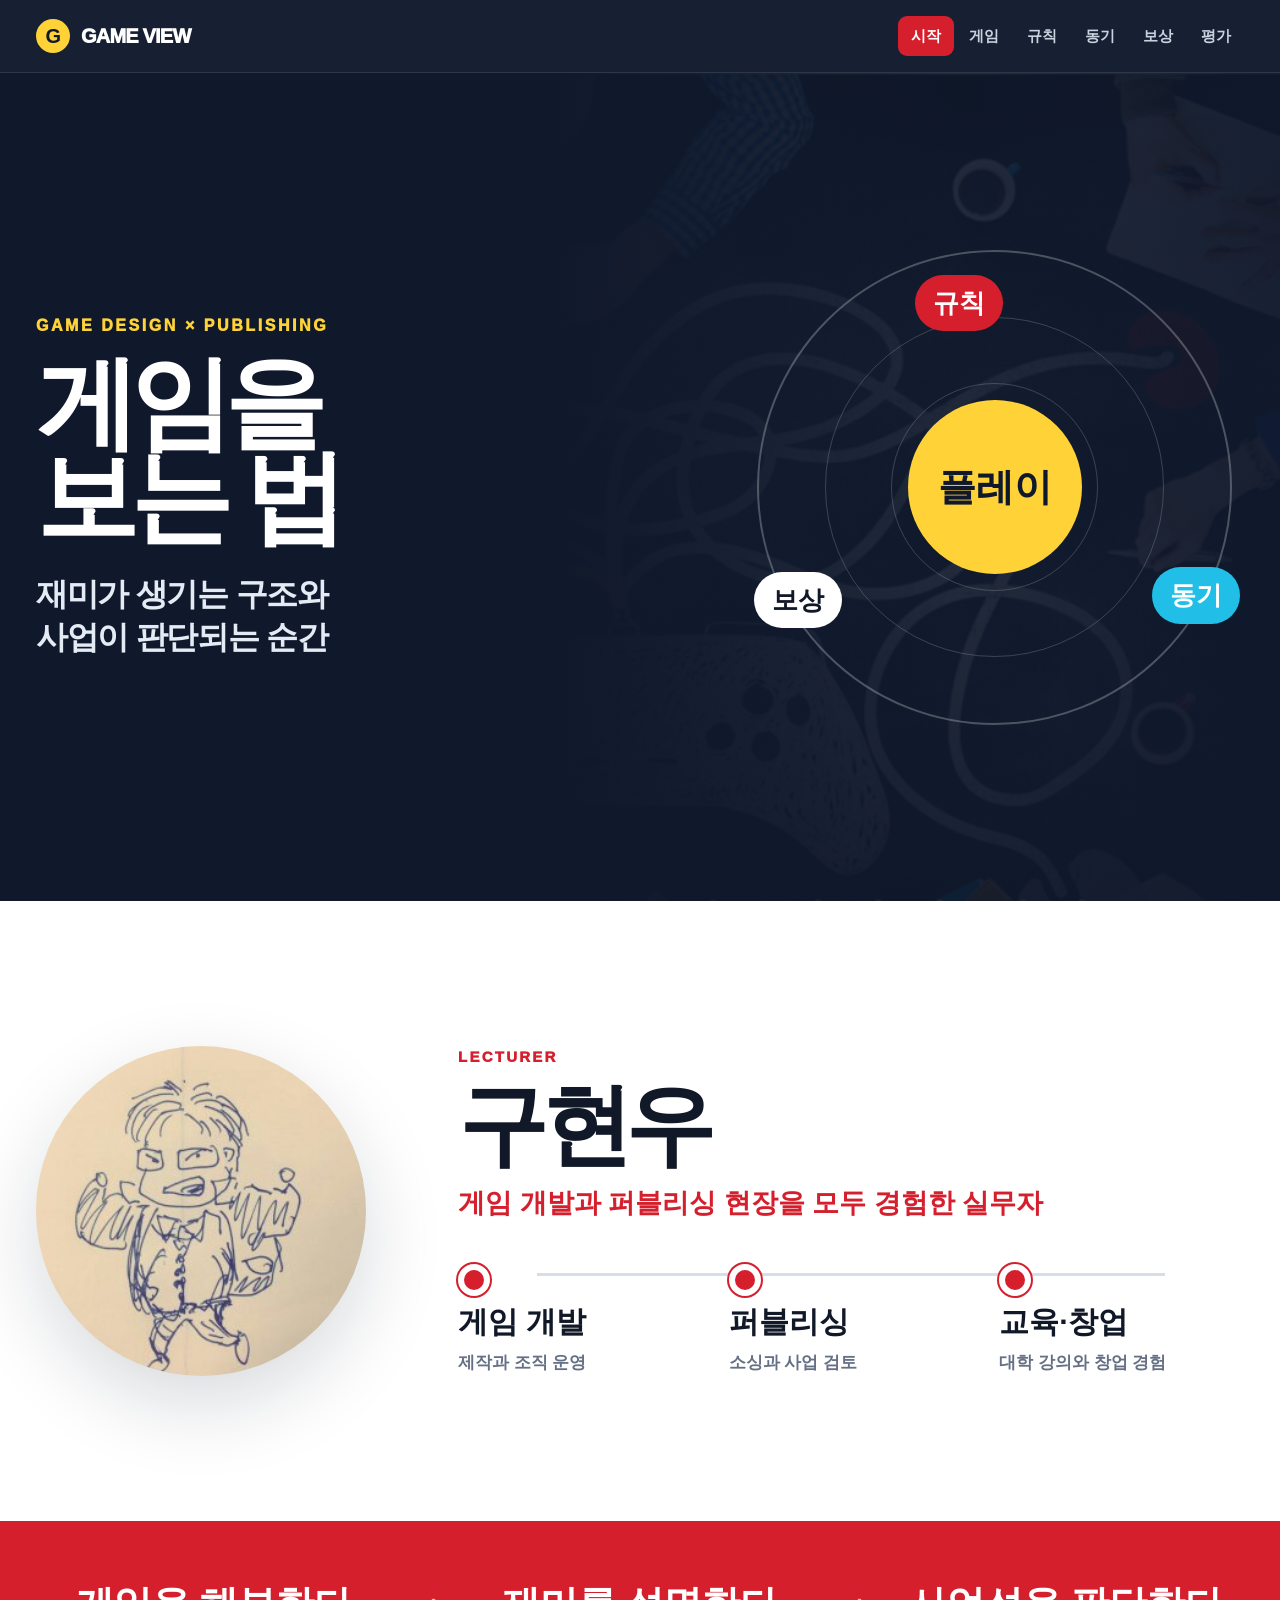
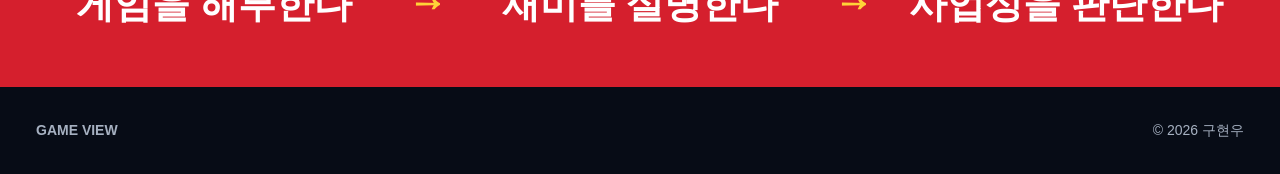
<file: index.html>
<!doctype html>
<html lang="ko"><head><meta charset="utf-8"><meta name="viewport" content="width=device-width,initial-scale=1"><meta name="description" content="게임 개발 지망생을 위한 게임 구조와 퍼블리싱 평가 강의"><title>게임을 보는 법 | GAME VIEW</title><link rel="icon" href="assets/favicon.svg" type="image/svg+xml"><link rel="stylesheet" href="styles.css"></head>
<body>
  <a class="skip" href="#main">본문 바로가기</a>
  <header class="topbar"><nav class="nav" aria-label="주요 메뉴"><a class="logo" href="index.html"><b>G</b><span>GAME VIEW</span></a><div class="menu"><a href="index.html" aria-current="page">시작</a><a href="game.html">게임</a><a href="rule.html">규칙</a><a href="motivation.html">동기</a><a href="reward.html">보상</a><a href="evaluation.html">평가</a></div></nav></header>
  <main id="main">
    <section class="cover"><div class="cover-inner"><div><p class="eyebrow">GAME DESIGN × PUBLISHING</p><h1>게임을<br>보는 법</h1><p class="cover-lede">재미가 생기는 구조와<br>사업이 판단되는 순간</p></div><div class="cover-visual" aria-label="규칙, 동기, 보상의 순환"><div class="core-orbit"><div class="core-center">플레이</div><span class="core-tag rule">규칙</span><span class="core-tag motive">동기</span><span class="core-tag reward">보상</span></div></div></div></section>
    <section class="profile"><div class="profile-inner"><img class="profile-photo reveal" src="assets/speaker.jpg" alt="강의자 구현우 캐릭터"><div class="reveal"><p class="kicker">LECTURER</p><h2>구현우</h2><p class="profile-role">게임 개발과 퍼블리싱 현장을 모두 경험한 실무자</p><div class="profile-track" aria-label="강의자 경험 분야"><div><strong>게임 개발</strong><span>제작과 조직 운영</span></div><div><strong>퍼블리싱</strong><span>소싱과 사업 검토</span></div><div><strong>교육·창업</strong><span>대학 강의와 창업 경험</span></div></div></div></div></section>
    <section class="lecture-path" aria-label="강의 흐름"><div class="lecture-path-inner"><strong>게임을 해부한다</strong><span>→</span><strong>재미를 설명한다</strong><span>→</span><strong>사업성을 판단한다</strong></div></section>
  </main>
  <footer class="footer"><div class="footer-inner"><strong>GAME VIEW</strong><span>© <span data-year></span> 구현우</span></div></footer><script src="site.js"></script>
</body></html>
</file>
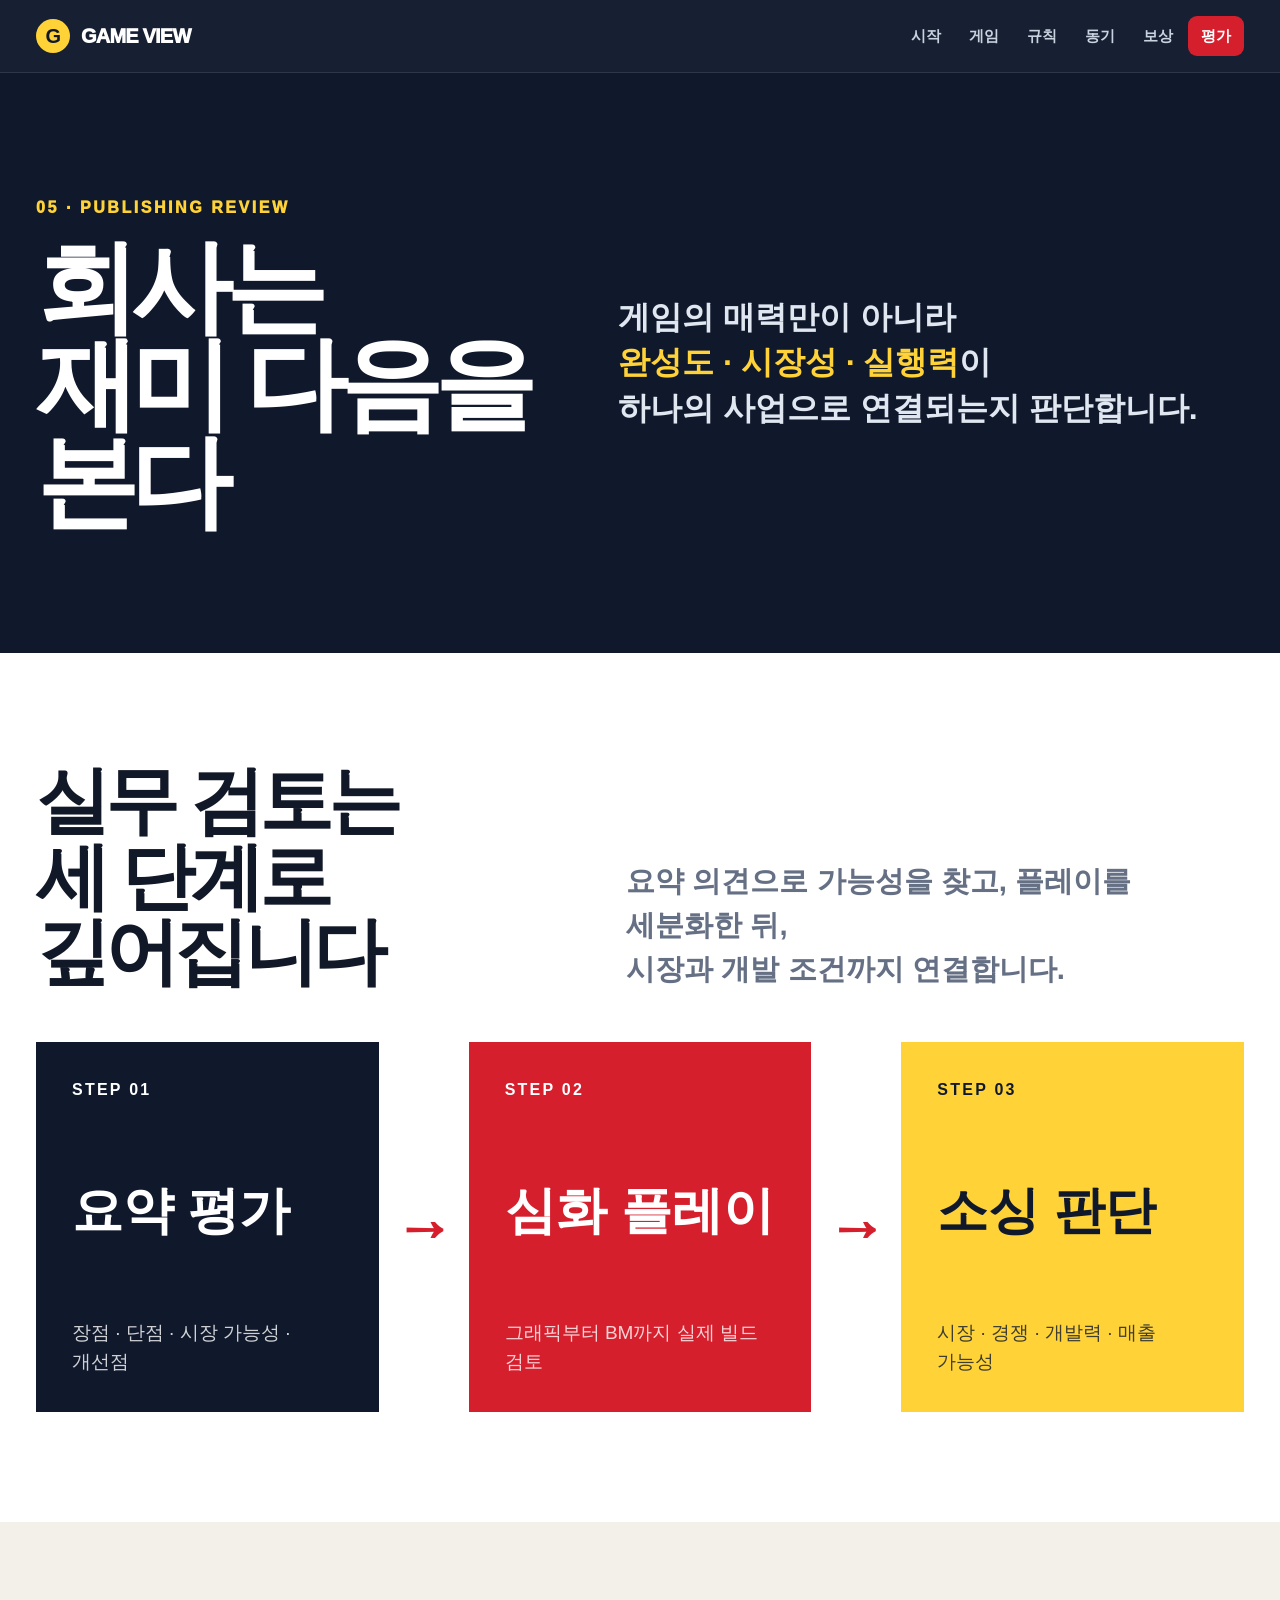
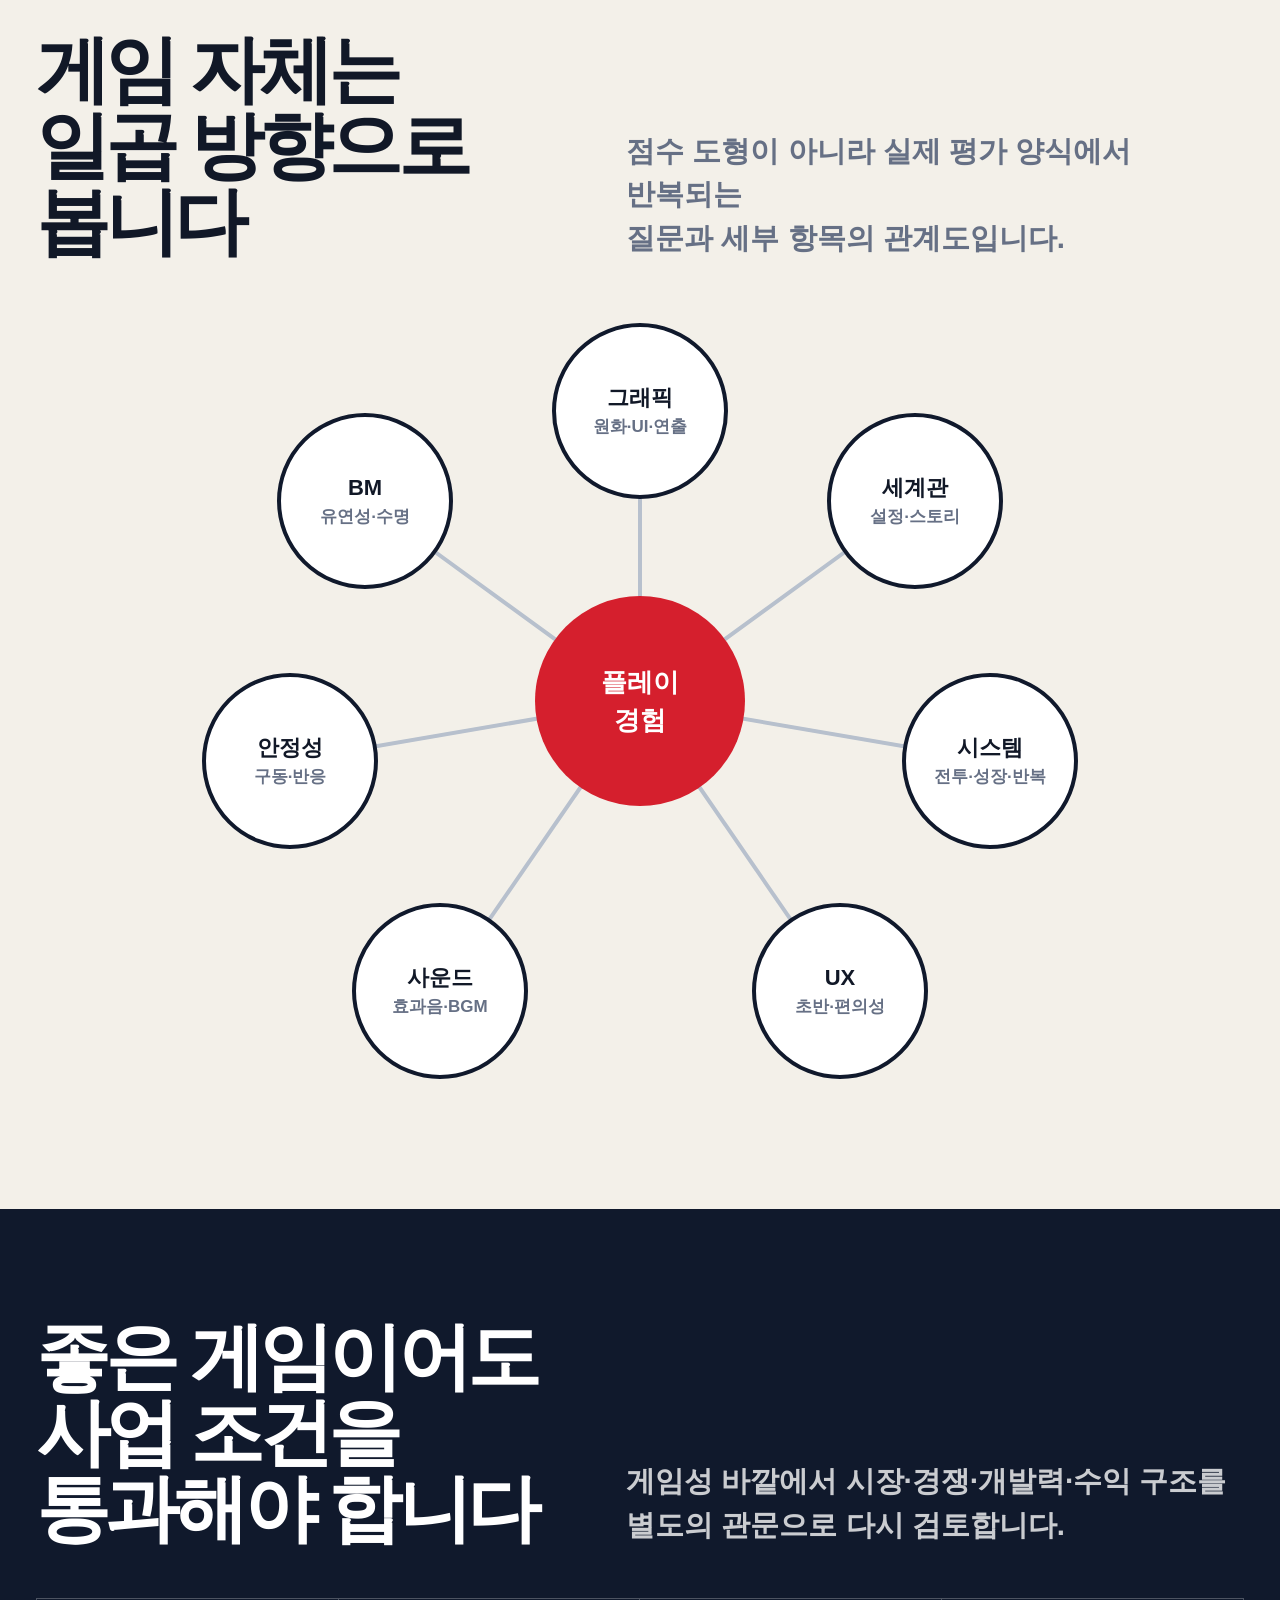
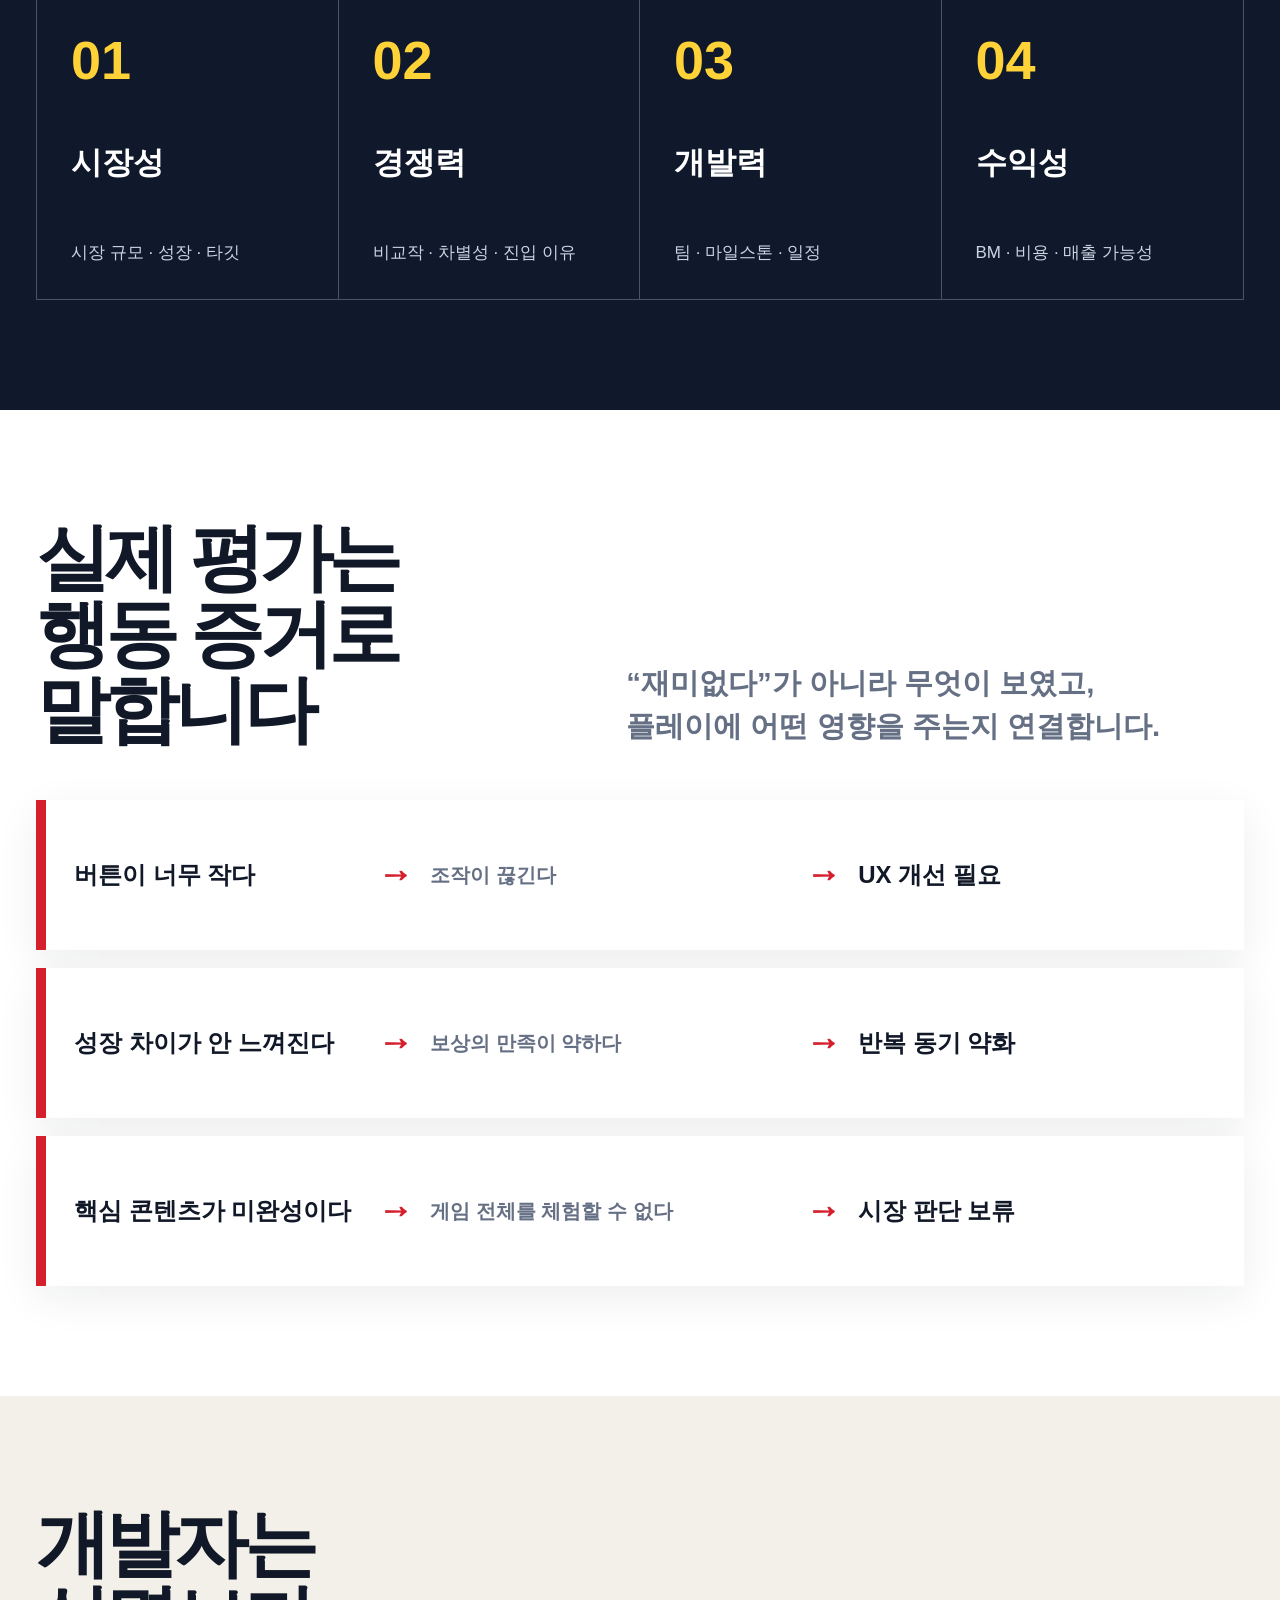
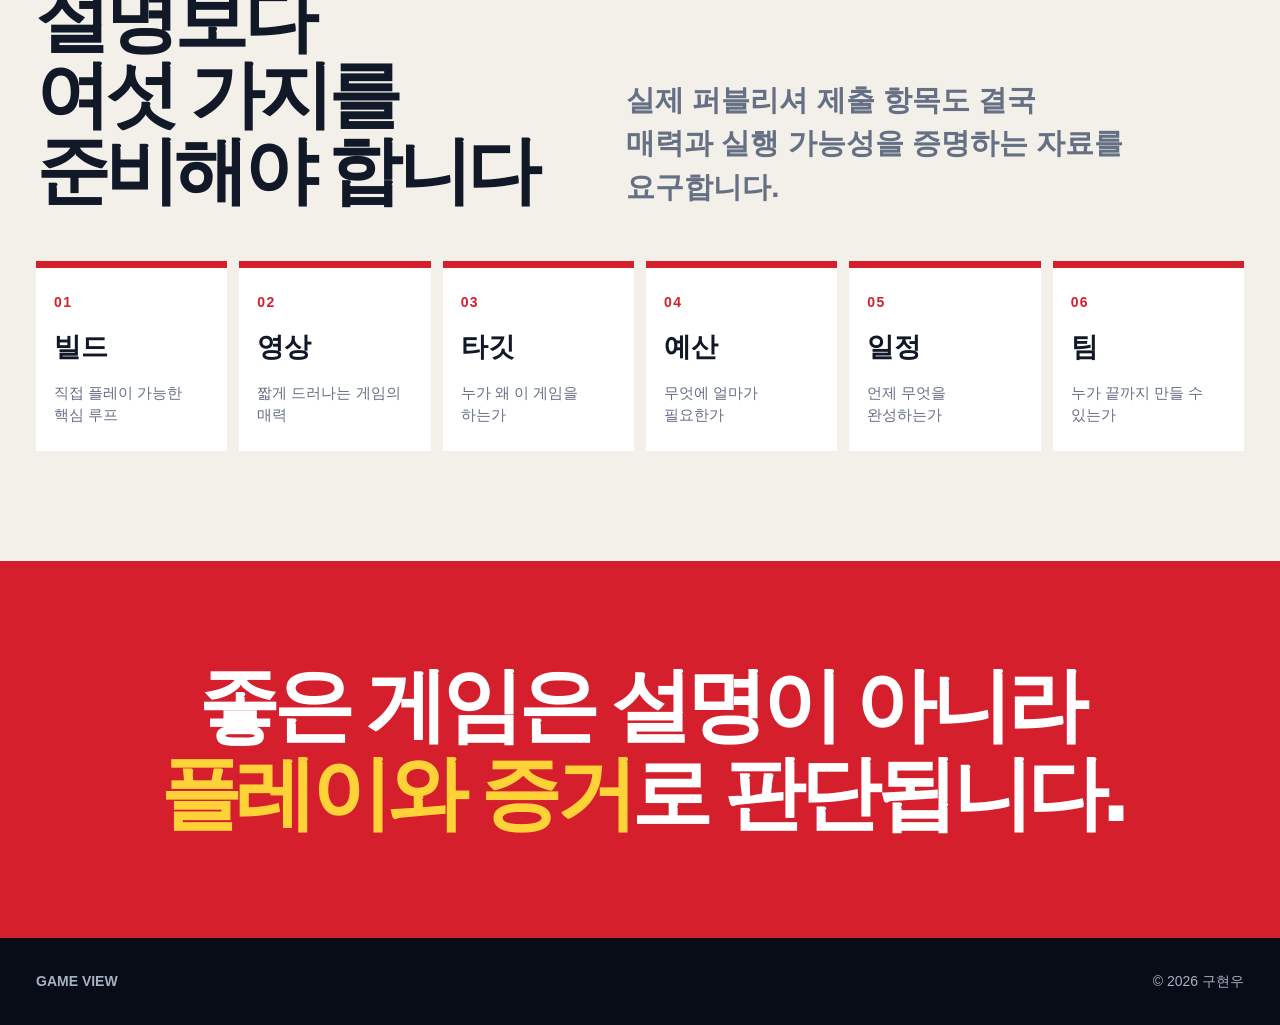
<file: evaluation.html>
<!doctype html>
<html lang="ko"><head><meta charset="utf-8"><meta name="viewport" content="width=device-width,initial-scale=1"><meta name="description" content="실제 퍼블리싱 회사의 게임 평가 구조"><title>퍼블리싱 평가 | GAME VIEW</title><link rel="icon" href="assets/favicon.svg" type="image/svg+xml"><link rel="stylesheet" href="styles.css"></head>
<body>
  <a class="skip" href="#main">본문 바로가기</a>
  <header class="topbar"><nav class="nav" aria-label="주요 메뉴"><a class="logo" href="index.html"><b>G</b><span>GAME VIEW</span></a><div class="menu"><a href="index.html">시작</a><a href="game.html">게임</a><a href="rule.html">규칙</a><a href="motivation.html">동기</a><a href="reward.html">보상</a><a href="evaluation.html" aria-current="page">평가</a></div></nav></header>
  <main id="main">
    <section class="chapter-hero"><div class="chapter-hero-inner"><div><p class="eyebrow">05 · PUBLISHING REVIEW</p><h1>회사는<br>재미 다음을<br>본다</h1></div><p class="hero-copy">게임의 매력만이 아니라<br><strong>완성도 · 시장성 · 실행력</strong>이<br>하나의 사업으로 연결되는지 판단합니다.</p></div></section>

    <section class="scene white"><div class="inner"><div class="claim reveal"><h2>실무 검토는<br>세 단계로 깊어집니다</h2><p>요약 의견으로 가능성을 찾고, 플레이를 세분화한 뒤,<br>시장과 개발 조건까지 연결합니다.</p></div><div class="review-flow reveal" aria-label="실제 퍼블리싱 평가 문서의 3단계"><article class="review-stage"><b>STEP 01</b><strong>요약 평가</strong><small>장점 · 단점 · 시장 가능성 · 개선점</small></article><div class="review-arrow">→</div><article class="review-stage"><b>STEP 02</b><strong>심화 플레이</strong><small>그래픽부터 BM까지 실제 빌드 검토</small></article><div class="review-arrow">→</div><article class="review-stage"><b>STEP 03</b><strong>소싱 판단</strong><small>시장 · 경쟁 · 개발력 · 매출 가능성</small></article></div></div></section>

    <section class="scene"><div class="inner"><div class="claim reveal"><h2>게임 자체는<br>일곱 방향으로 봅니다</h2><p>점수 도형이 아니라 실제 평가 양식에서 반복되는<br>질문과 세부 항목의 관계도입니다.</p></div><div class="criteria-map reveal" aria-label="실무 게임 평가의 7개 제품 영역"><svg viewBox="0 0 1000 780" role="img">
      <line class="link" x1="500" y1="390" x2="500" y2="100"/><line class="link" x1="500" y1="390" x2="775" y2="190"/><line class="link" x1="500" y1="390" x2="850" y2="450"/><line class="link" x1="500" y1="390" x2="700" y2="680"/><line class="link" x1="500" y1="390" x2="300" y2="680"/><line class="link" x1="500" y1="390" x2="150" y2="450"/><line class="link" x1="500" y1="390" x2="225" y2="190"/>
      <circle class="hub" cx="500" cy="390" r="105"/><text class="hub-text" x="500" y="380" text-anchor="middle">플레이</text><text class="hub-text" x="500" y="418" text-anchor="middle">경험</text>
      <circle class="node" cx="500" cy="100" r="86"/><text x="500" y="94" text-anchor="middle">그래픽</text><text class="sub" x="500" y="121" text-anchor="middle">원화·UI·연출</text>
      <circle class="node" cx="775" cy="190" r="86"/><text x="775" y="184" text-anchor="middle">세계관</text><text class="sub" x="775" y="211" text-anchor="middle">설정·스토리</text>
      <circle class="node" cx="850" cy="450" r="86"/><text x="850" y="444" text-anchor="middle">시스템</text><text class="sub" x="850" y="471" text-anchor="middle">전투·성장·반복</text>
      <circle class="node" cx="700" cy="680" r="86"/><text x="700" y="674" text-anchor="middle">UX</text><text class="sub" x="700" y="701" text-anchor="middle">초반·편의성</text>
      <circle class="node" cx="300" cy="680" r="86"/><text x="300" y="674" text-anchor="middle">사운드</text><text class="sub" x="300" y="701" text-anchor="middle">효과음·BGM</text>
      <circle class="node" cx="150" cy="450" r="86"/><text x="150" y="444" text-anchor="middle">안정성</text><text class="sub" x="150" y="471" text-anchor="middle">구동·반응</text>
      <circle class="node" cx="225" cy="190" r="86"/><text x="225" y="184" text-anchor="middle">BM</text><text class="sub" x="225" y="211" text-anchor="middle">유연성·수명</text>
    </svg><div class="criteria-mobile" aria-label="휴대폰용 7개 평가 영역"><div data-no="1"><strong>그래픽</strong><span>원화 · UI · 연출</span></div><div data-no="2"><strong>세계관</strong><span>설정 · 스토리</span></div><div data-no="3"><strong>시스템</strong><span>전투 · 성장 · 반복</span></div><div data-no="4"><strong>UX</strong><span>초반 경험 · 편의성</span></div><div data-no="5"><strong>사운드</strong><span>효과음 · BGM</span></div><div data-no="6"><strong>안정성</strong><span>구동 · 반응</span></div><div data-no="7"><strong>BM</strong><span>유연성 · 기대수명</span></div></div></div></div></section>

    <section class="scene dark"><div class="inner"><div class="claim reveal"><h2>좋은 게임이어도<br>사업 조건을 통과해야 합니다</h2><p>게임성 바깥에서 시장·경쟁·개발력·수익 구조를<br>별도의 관문으로 다시 검토합니다.</p></div><div class="business-gates reveal"><article class="business-gate"><b>01</b><strong>시장성</strong><small>시장 규모 · 성장 · 타깃</small></article><article class="business-gate"><b>02</b><strong>경쟁력</strong><small>비교작 · 차별성 · 진입 이유</small></article><article class="business-gate"><b>03</b><strong>개발력</strong><small>팀 · 마일스톤 · 일정</small></article><article class="business-gate"><b>04</b><strong>수익성</strong><small>BM · 비용 · 매출 가능성</small></article></div></div></section>

    <section class="scene white"><div class="inner"><div class="claim reveal"><h2>실제 평가는<br>행동 증거로 말합니다</h2><p>“재미없다”가 아니라 무엇이 보였고,<br>플레이에 어떤 영향을 주는지 연결합니다.</p></div><div class="evidence-cases"><article class="evidence-case reveal"><strong>버튼이 너무 작다</strong><span>→</span><p>조작이 끊긴다</p><span>→</span><strong>UX 개선 필요</strong></article><article class="evidence-case reveal"><strong>성장 차이가 안 느껴진다</strong><span>→</span><p>보상의 만족이 약하다</p><span>→</span><strong>반복 동기 약화</strong></article><article class="evidence-case reveal"><strong>핵심 콘텐츠가 미완성이다</strong><span>→</span><p>게임 전체를 체험할 수 없다</p><span>→</span><strong>시장 판단 보류</strong></article></div></div></section>

    <section class="scene"><div class="inner"><div class="claim reveal"><h2>개발자는 설명보다<br>여섯 가지를 준비해야 합니다</h2><p>실제 퍼블리셔 제출 항목도 결국<br>매력과 실행 가능성을 증명하는 자료를 요구합니다.</p></div><div class="pitch-pack reveal"><article class="pitch-item"><b>01</b><strong>빌드</strong><small>직접 플레이 가능한 핵심 루프</small></article><article class="pitch-item"><b>02</b><strong>영상</strong><small>짧게 드러나는 게임의 매력</small></article><article class="pitch-item"><b>03</b><strong>타깃</strong><small>누가 왜 이 게임을 하는가</small></article><article class="pitch-item"><b>04</b><strong>예산</strong><small>무엇에 얼마가 필요한가</small></article><article class="pitch-item"><b>05</b><strong>일정</strong><small>언제 무엇을 완성하는가</small></article><article class="pitch-item"><b>06</b><strong>팀</strong><small>누가 끝까지 만들 수 있는가</small></article></div></div></section>
    <section class="big-close"><p>좋은 게임은 설명이 아니라<br><em>플레이와 증거</em>로 판단됩니다.</p></section>
  </main>
  <footer class="footer"><div class="footer-inner"><strong>GAME VIEW</strong><span>© <span data-year></span> 구현우</span></div></footer><script src="site.js"></script>
</body></html>
</file>
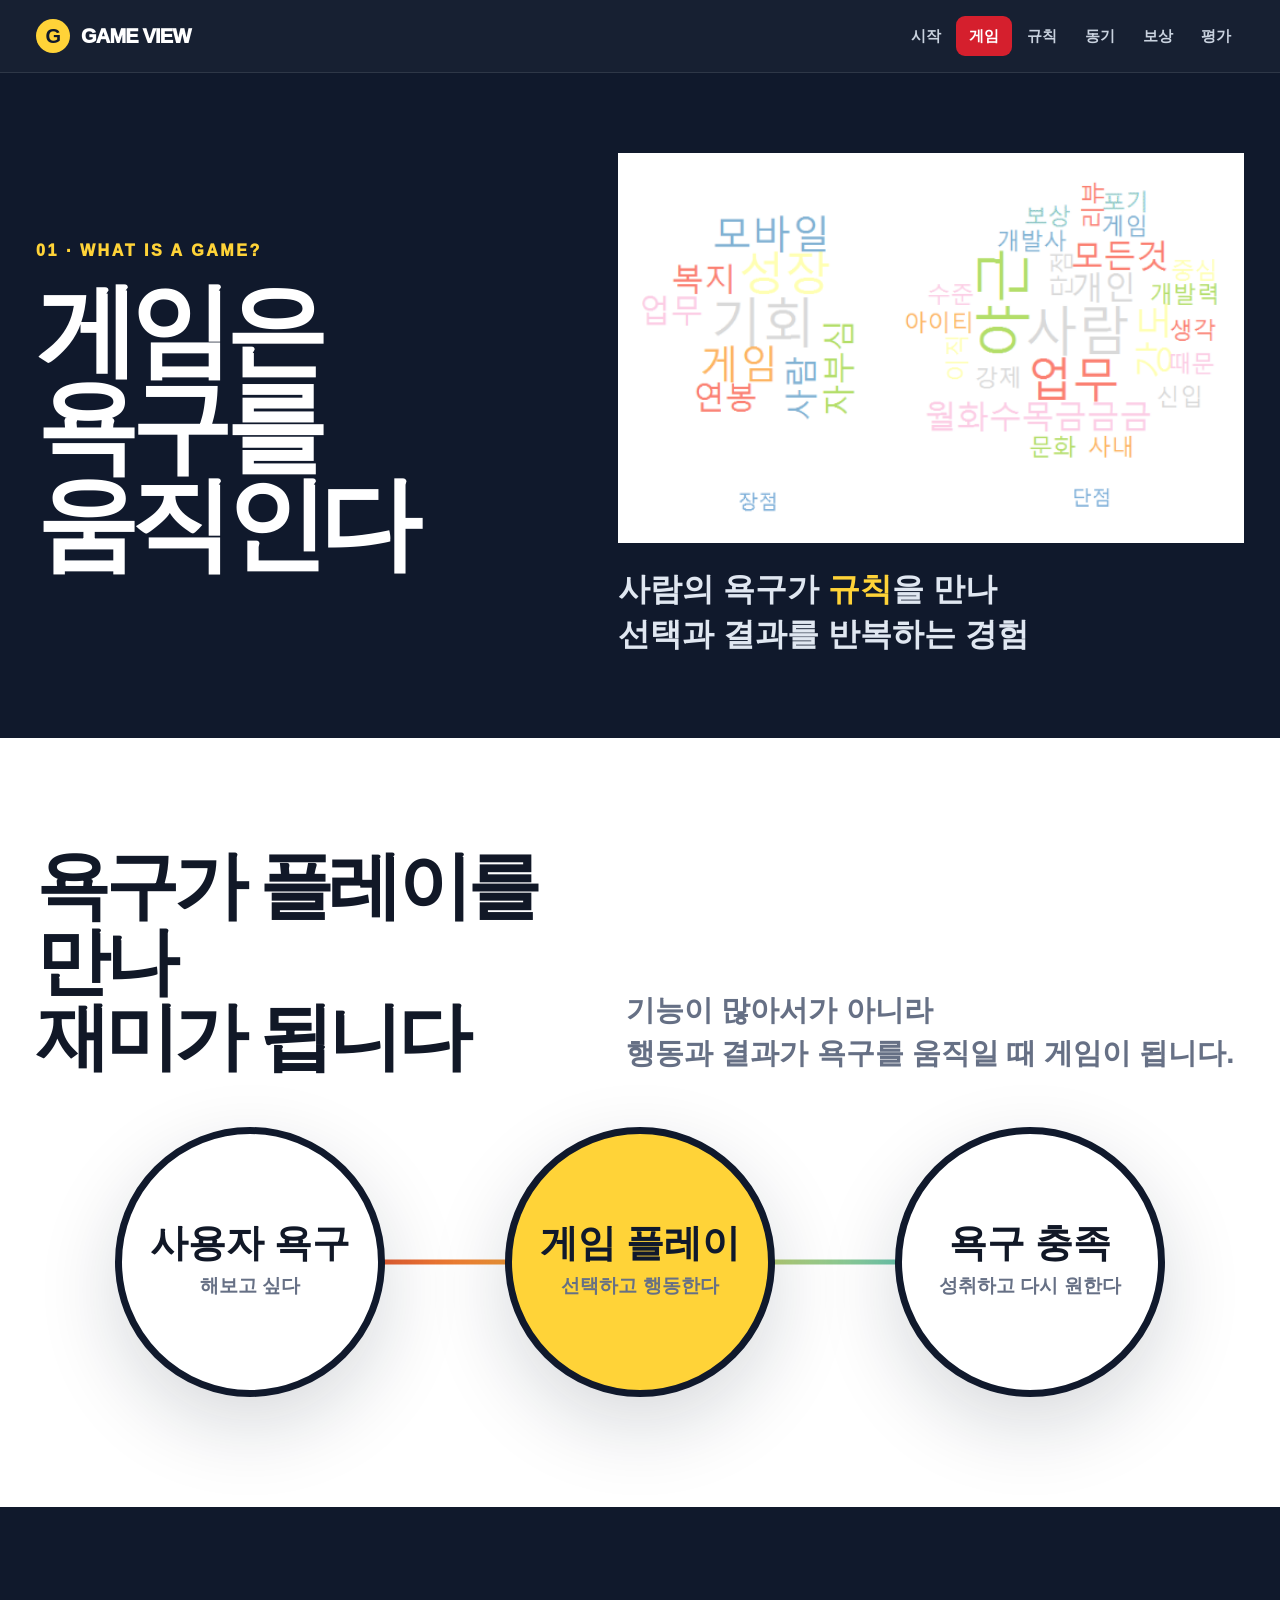
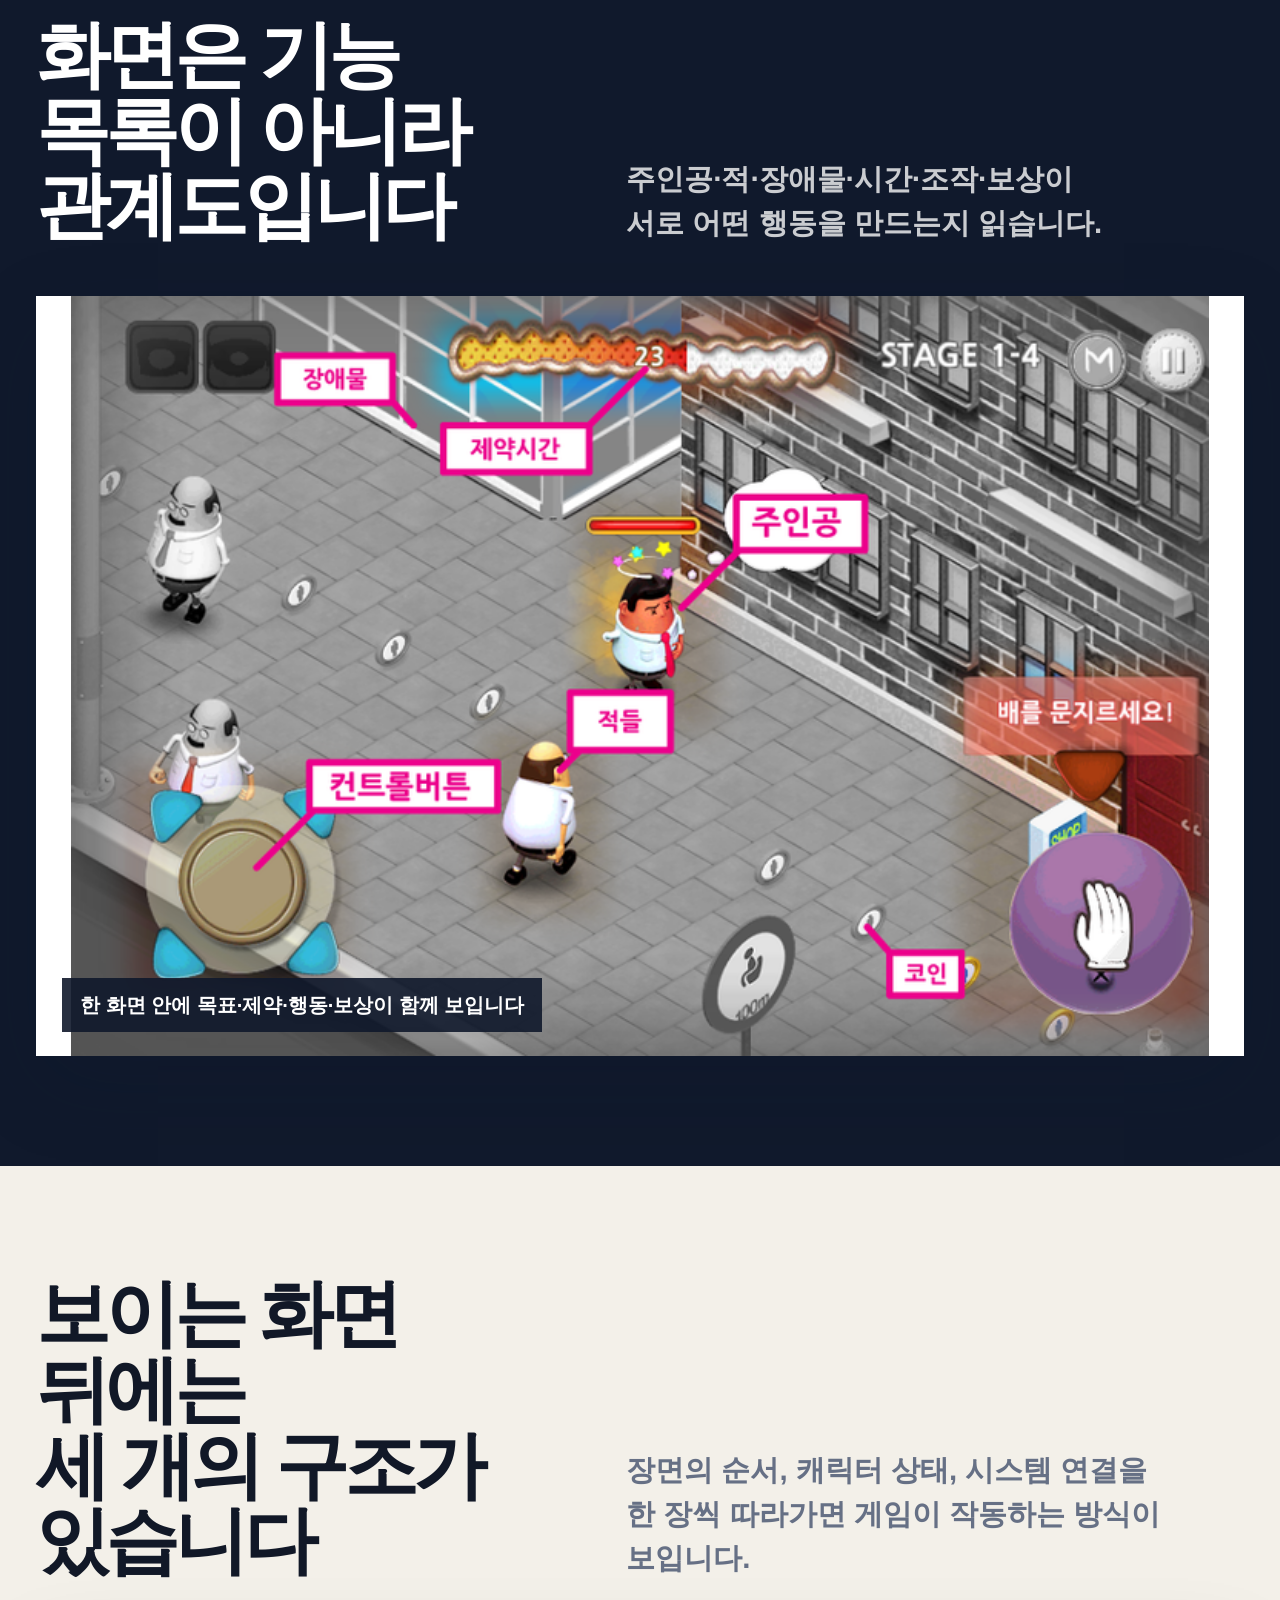
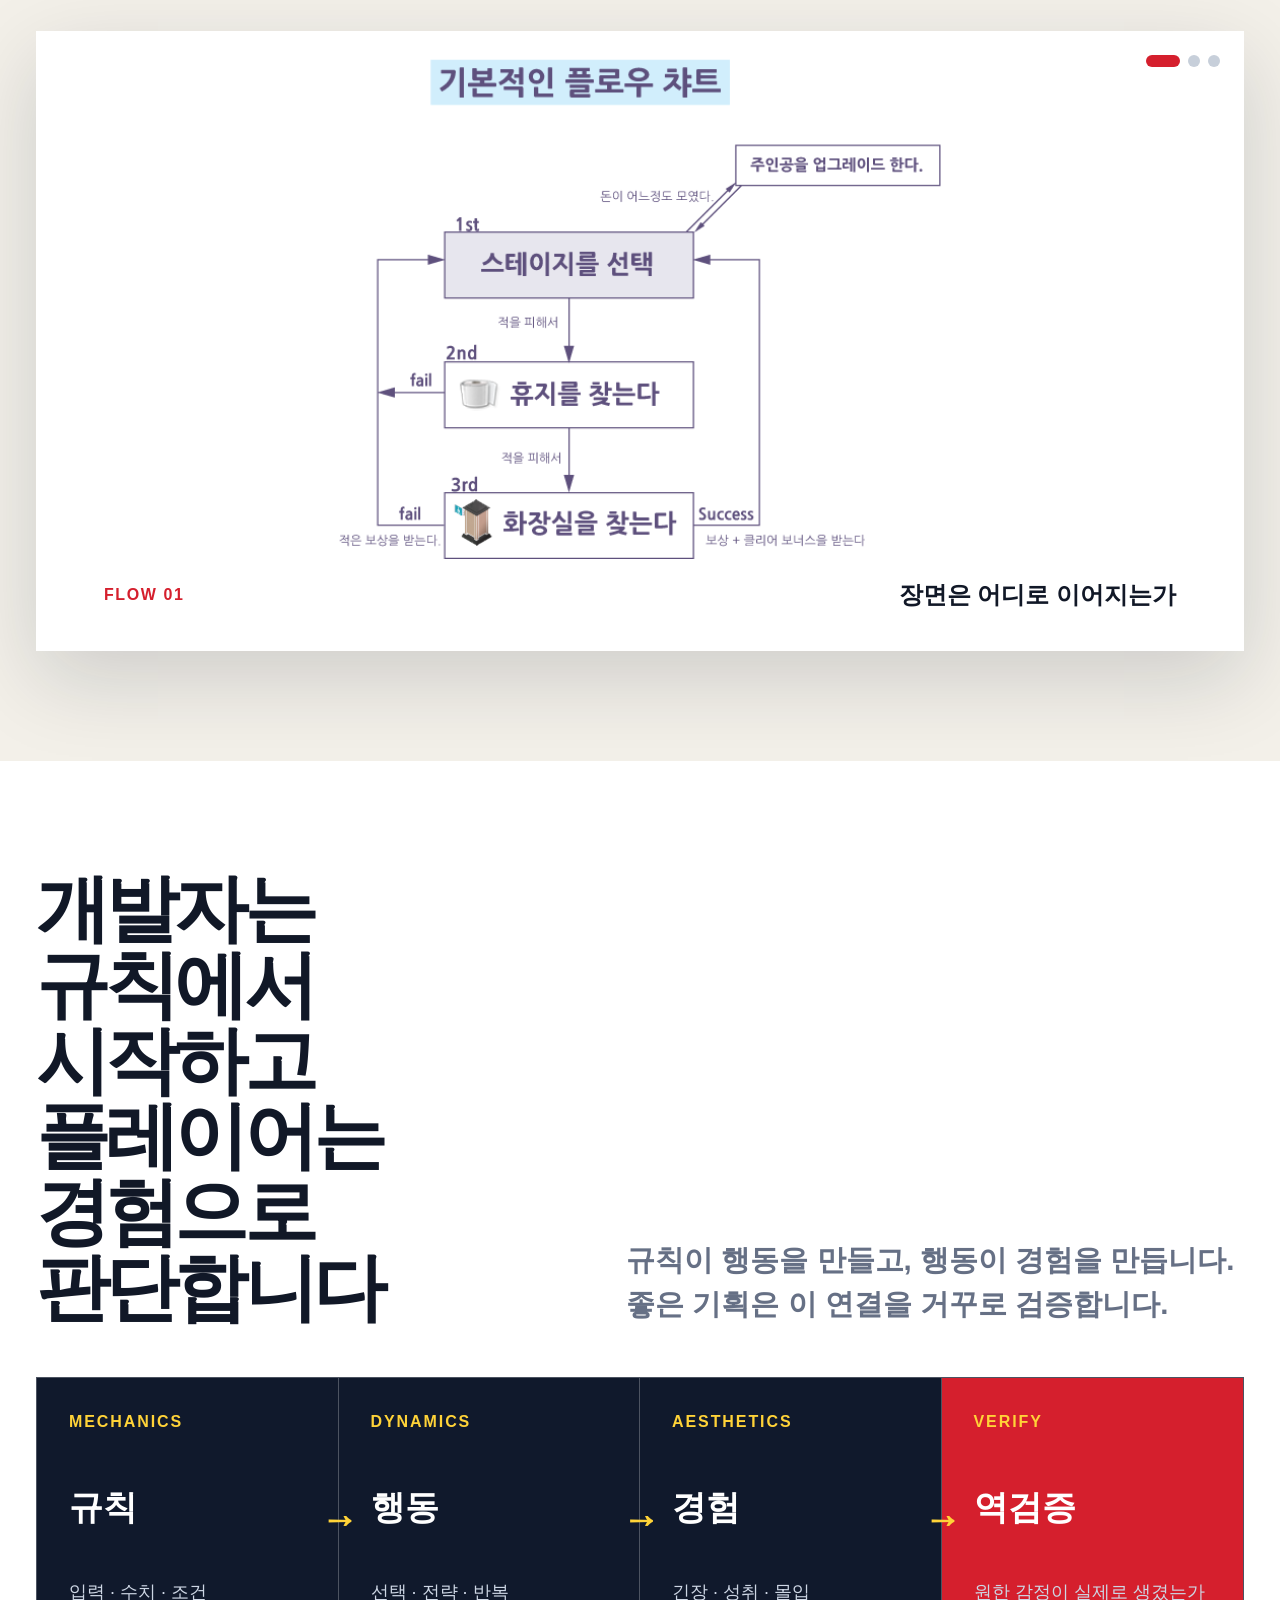
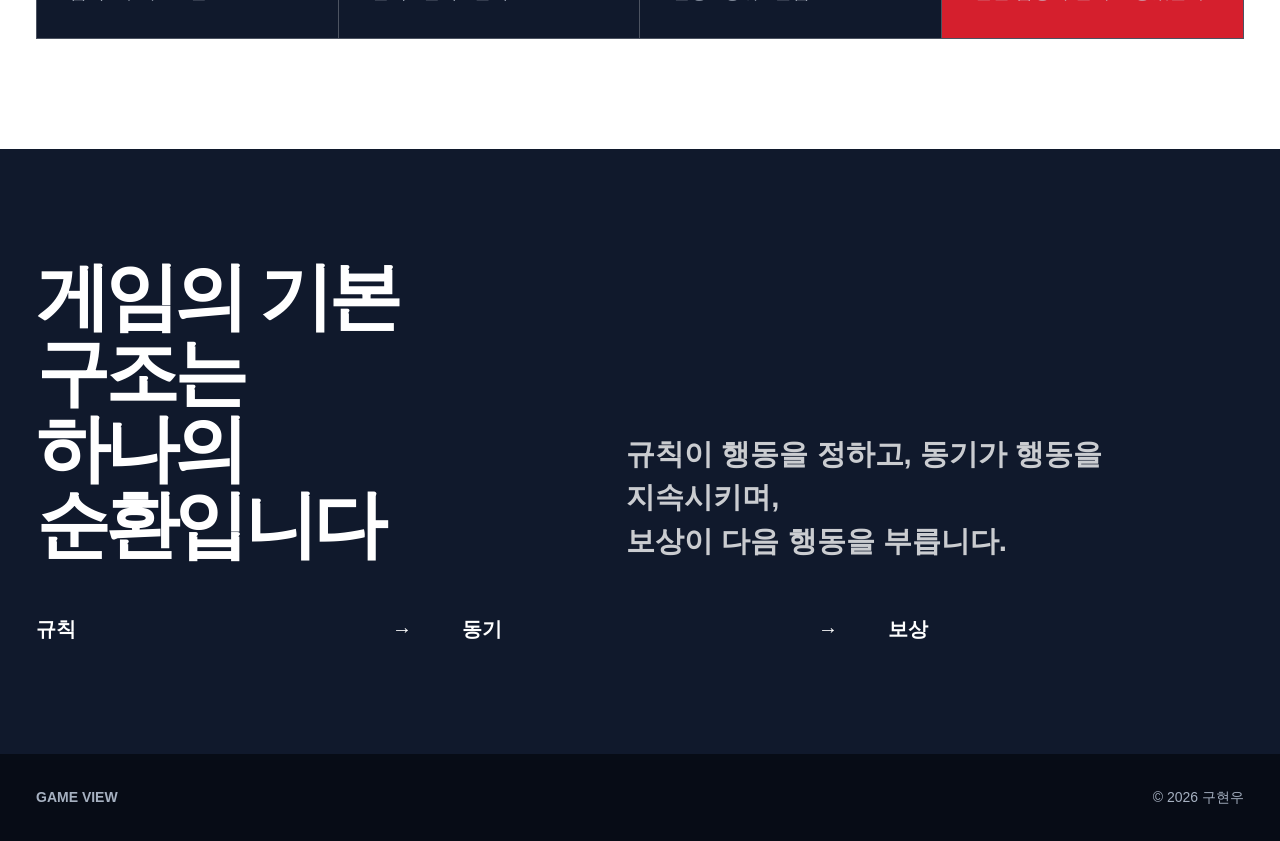
<file: game.html>
<!doctype html>
<html lang="ko"><head><meta charset="utf-8"><meta name="viewport" content="width=device-width,initial-scale=1"><meta name="description" content="게임의 정의와 기본 구조"><title>게임이란 무엇인가 | GAME VIEW</title><link rel="icon" href="assets/favicon.svg" type="image/svg+xml"><link rel="stylesheet" href="styles.css"></head>
<body>
  <a class="skip" href="#main">본문 바로가기</a>
  <header class="topbar"><nav class="nav" aria-label="주요 메뉴"><a class="logo" href="index.html"><b>G</b><span>GAME VIEW</span></a><div class="menu"><a href="index.html">시작</a><a href="game.html" aria-current="page">게임</a><a href="rule.html">규칙</a><a href="motivation.html">동기</a><a href="reward.html">보상</a><a href="evaluation.html">평가</a></div></nav></header>
  <main id="main">
    <section class="chapter-hero"><div class="chapter-hero-inner"><div><p class="eyebrow">01 · WHAT IS A GAME?</p><h1>게임은<br>욕구를<br>움직인다</h1></div><div><div class="chapter-hero-art"><img src="assets/lecture/image14.PNG" alt="게임을 구성하는 다양한 단어의 워드 클라우드"></div><p class="hero-copy" style="margin-top:24px">사람의 욕구가 <strong>규칙</strong>을 만나<br>선택과 결과를 반복하는 경험</p></div></div></section>

    <section class="scene white"><div class="inner"><div class="claim reveal"><h2>욕구가 플레이를 만나<br>재미가 됩니다</h2><p>기능이 많아서가 아니라<br>행동과 결과가 욕구를 움직일 때 게임이 됩니다.</p></div><div class="desire-loop reveal" aria-label="욕구, 플레이, 충족의 순환"><div class="desire-node"><div><strong>사용자 욕구</strong><small>해보고 싶다</small></div></div><div class="desire-node"><div><strong>게임 플레이</strong><small>선택하고 행동한다</small></div></div><div class="desire-node"><div><strong>욕구 충족</strong><small>성취하고 다시 원한다</small></div></div></div></div></section>

    <section class="scene dark"><div class="inner"><div class="claim reveal"><h2>화면은 기능 목록이 아니라<br>관계도입니다</h2><p>주인공·적·장애물·시간·조작·보상이<br>서로 어떤 행동을 만드는지 읽습니다.</p></div><figure class="focus-frame reveal"><img src="assets/lecture/image36.png" alt="주인공, 적, 장애물, 제한시간, 조작버튼, 코인이 표시된 게임 화면"><figcaption class="focus-label">한 화면 안에 목표·제약·행동·보상이 함께 보입니다</figcaption></figure></div></section>

    <section class="scene"><div class="inner"><div class="claim reveal"><h2>보이는 화면 뒤에는<br>세 개의 구조가 있습니다</h2><p>장면의 순서, 캐릭터 상태, 시스템 연결을<br>한 장씩 따라가면 게임이 작동하는 방식이 보입니다.</p></div><div class="sequence-player reveal" data-sequence data-delay="3300" aria-label="게임 구조 자동 재생 설명"><div class="seq-dots"></div><figure class="seq-frame active"><img src="assets/lecture/image34.png" alt="게임 장면 흐름도"><figcaption class="seq-caption"><b>FLOW 01</b><span>장면은 어디로 이어지는가</span></figcaption></figure><figure class="seq-frame"><img src="assets/lecture/image37.png" alt="캐릭터 상태 전환도"><figcaption class="seq-caption"><b>FLOW 02</b><span>상태는 언제 바뀌는가</span></figcaption></figure><figure class="seq-frame"><img src="assets/lecture/image40.png" alt="RPG 시스템 구조도"><figcaption class="seq-caption"><b>FLOW 03</b><span>시스템은 무엇과 연결되는가</span></figcaption></figure></div></div></section>

    <section class="scene white"><div class="inner"><div class="claim reveal"><h2>개발자는 규칙에서 시작하고<br>플레이어는 경험으로 판단합니다</h2><p>규칙이 행동을 만들고, 행동이 경험을 만듭니다.<br>좋은 기획은 이 연결을 거꾸로 검증합니다.</p></div><div class="rule-blueprint reveal" style="color:#fff;background:var(--navy)"><div class="rule-part"><b>MECHANICS</b><strong>규칙</strong><small>입력 · 수치 · 조건</small></div><div class="rule-part"><b>DYNAMICS</b><strong>행동</strong><small>선택 · 전략 · 반복</small></div><div class="rule-part"><b>AESTHETICS</b><strong>경험</strong><small>긴장 · 성취 · 몰입</small></div><div class="rule-part" style="background:var(--red)"><b>VERIFY</b><strong>역검증</strong><small>원한 감정이 실제로 생겼는가</small></div></div></div></section>

    <section class="scene dark"><div class="inner"><div class="claim reveal"><h2>게임의 기본 구조는<br>하나의 순환입니다</h2><p>규칙이 행동을 정하고, 동기가 행동을 지속시키며,<br>보상이 다음 행동을 부릅니다.</p></div><div class="lecture-path-inner reveal"><strong>규칙</strong><span>→</span><strong>동기</strong><span>→</span><strong>보상</strong></div></div></section>
  </main>
  <footer class="footer"><div class="footer-inner"><strong>GAME VIEW</strong><span>© <span data-year></span> 구현우</span></div></footer><script src="site.js"></script>
</body></html>
</file>
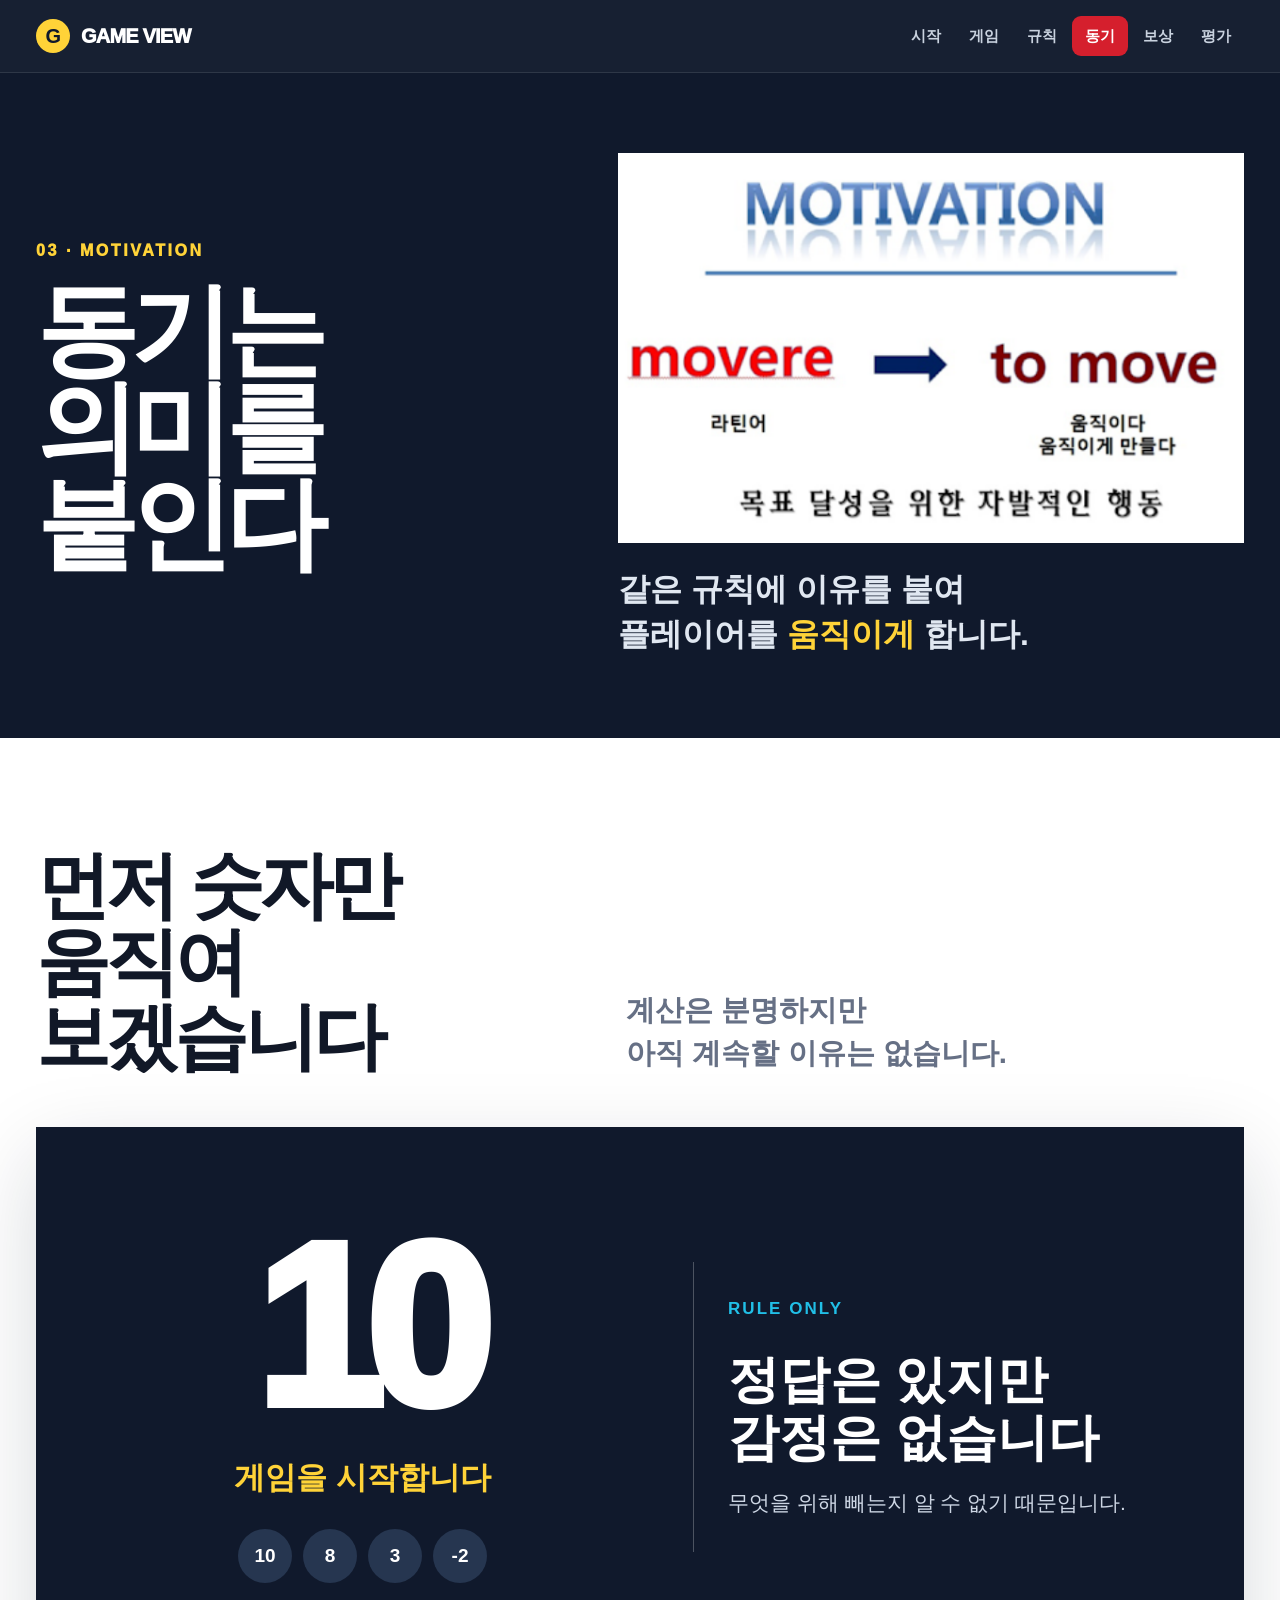
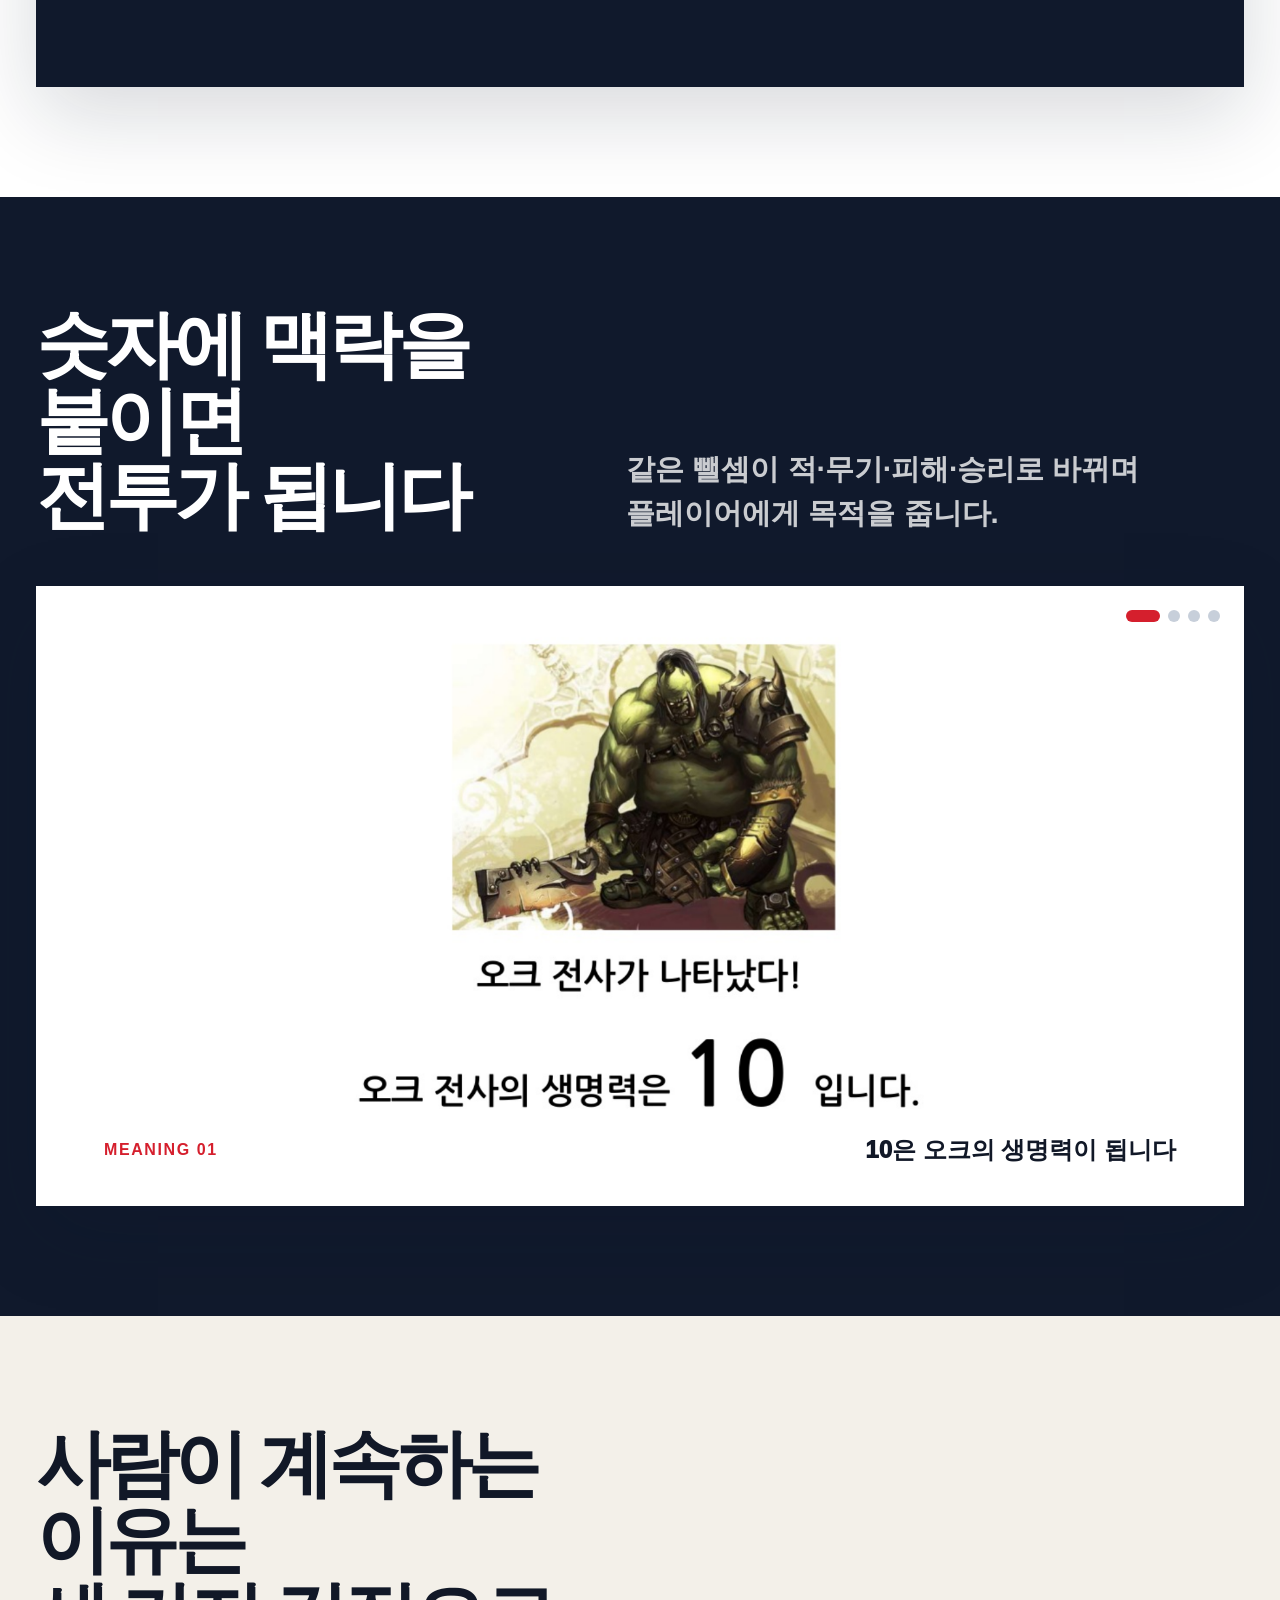
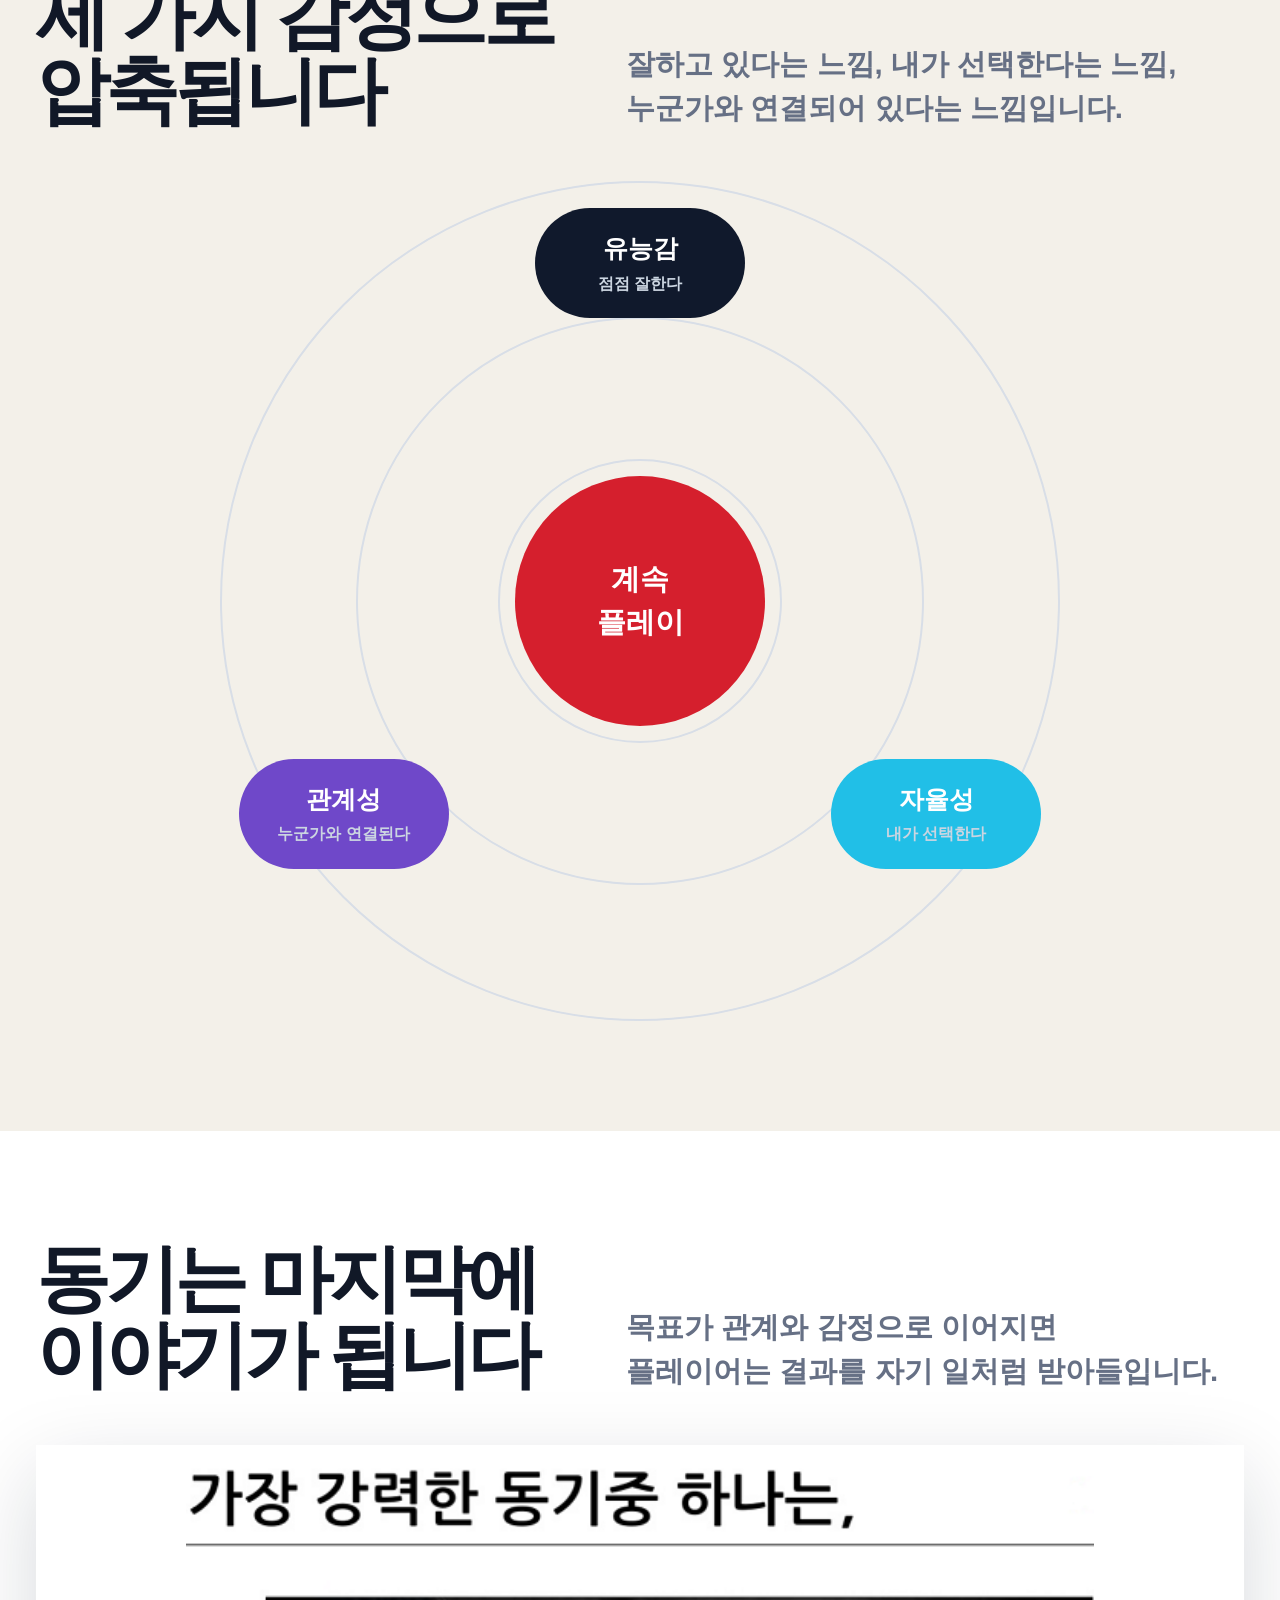
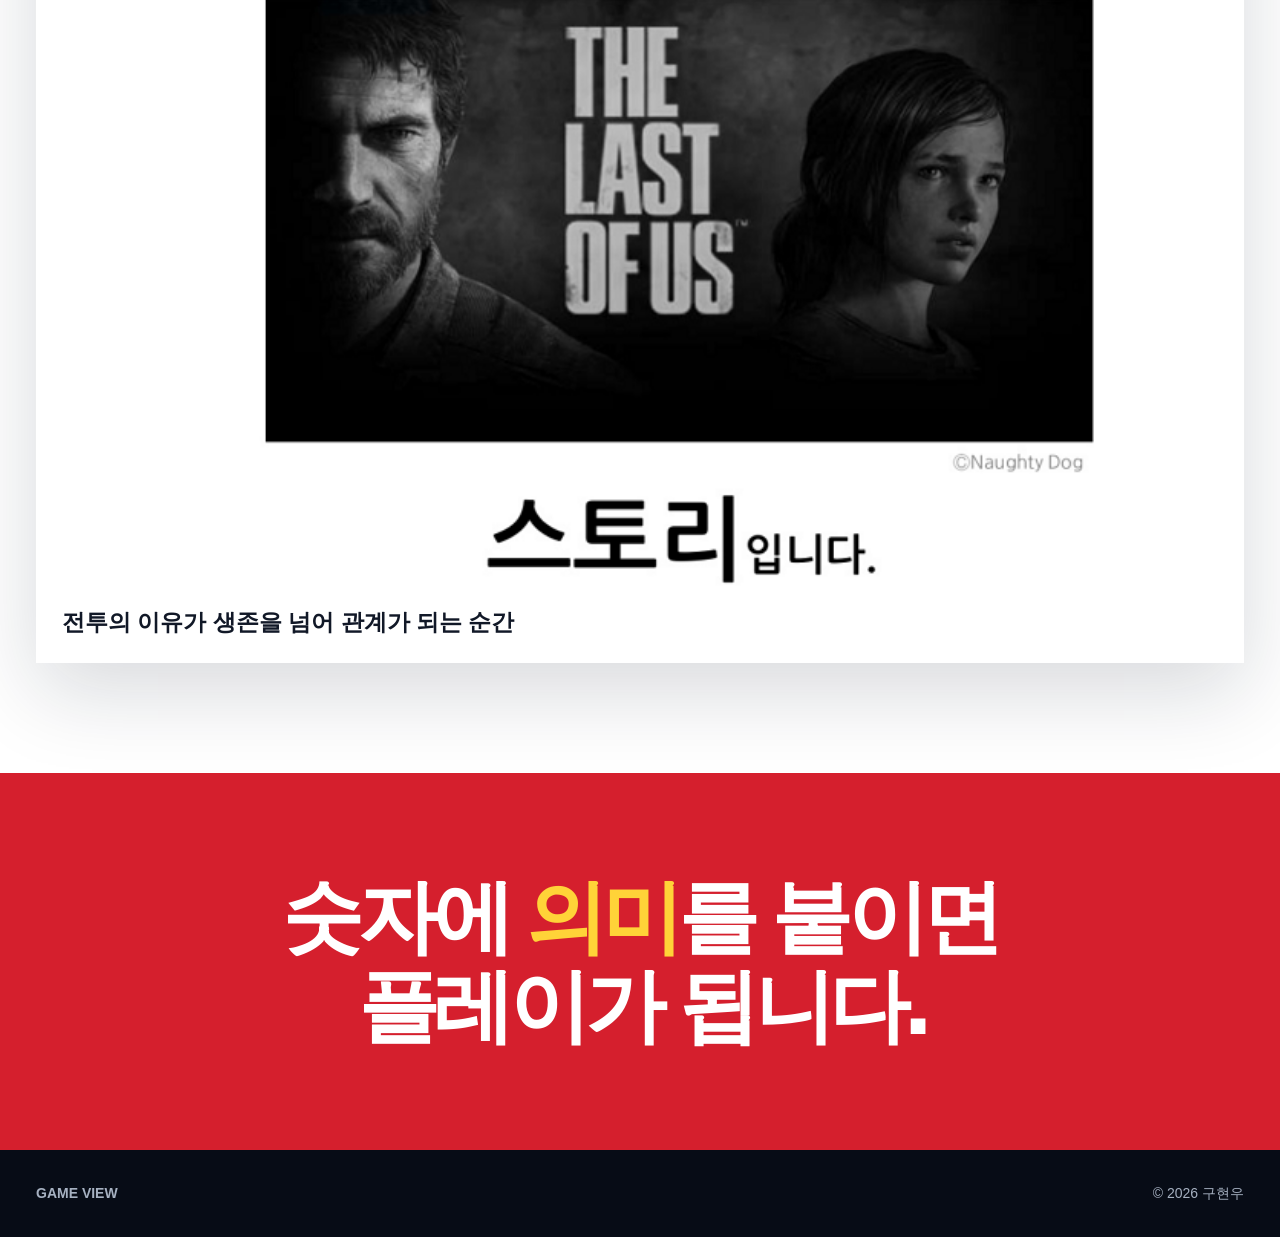
<file: motivation.html>
<!doctype html>
<html lang="ko"><head><meta charset="utf-8"><meta name="viewport" content="width=device-width,initial-scale=1"><meta name="description" content="게임 동기를 이해하는 시각 강의"><title>동기 | GAME VIEW</title><link rel="icon" href="assets/favicon.svg" type="image/svg+xml"><link rel="stylesheet" href="styles.css"></head>
<body>
  <a class="skip" href="#main">본문 바로가기</a>
  <header class="topbar"><nav class="nav" aria-label="주요 메뉴"><a class="logo" href="index.html"><b>G</b><span>GAME VIEW</span></a><div class="menu"><a href="index.html">시작</a><a href="game.html">게임</a><a href="rule.html">규칙</a><a href="motivation.html" aria-current="page">동기</a><a href="reward.html">보상</a><a href="evaluation.html">평가</a></div></nav></header>
  <main id="main">
    <section class="chapter-hero"><div class="chapter-hero-inner"><div><p class="eyebrow">03 · MOTIVATION</p><h1>동기는<br>의미를<br>붙인다</h1></div><div><div class="chapter-hero-art"><img src="assets/lecture/image62.png" alt="motivation의 어원 mover에서 to move로 이어지는 설명"></div><p class="hero-copy" style="margin-top:24px">같은 규칙에 이유를 붙여<br>플레이어를 <strong>움직이게</strong> 합니다.</p></div></div></section>

    <section class="scene white"><div class="inner"><div class="claim reveal"><h2>먼저 숫자만<br>움직여 보겠습니다</h2><p>계산은 분명하지만<br>아직 계속할 이유는 없습니다.</p></div><div class="number-stage reveal" data-number-demo aria-label="10에서 주사위 숫자를 차례로 빼는 자동 시연"><div class="number-screen"><span class="number-value">10</span><div class="number-operation">게임을 시작합니다</div><div class="number-history"><span>10</span><span>8</span><span>3</span><span>-2</span></div></div><div class="number-message"><b>RULE ONLY</b><strong>정답은 있지만<br>감정은 없습니다</strong><p>무엇을 위해 빼는지 알 수 없기 때문입니다.</p></div></div></div></section>

    <section class="scene dark"><div class="inner"><div class="claim reveal"><h2>숫자에 맥락을 붙이면<br>전투가 됩니다</h2><p>같은 뺄셈이 적·무기·피해·승리로 바뀌며<br>플레이어에게 목적을 줍니다.</p></div><div class="sequence-player reveal" data-sequence data-delay="3200" aria-label="숫자 계산이 전투 의미로 바뀌는 과정"><div class="seq-dots"></div><figure class="seq-frame active"><img src="assets/lecture/image72.png" alt="생명력 10인 오크 전사"><figcaption class="seq-caption"><b>MEANING 01</b><span>10은 오크의 생명력이 됩니다</span></figcaption></figure><figure class="seq-frame"><img src="assets/lecture/image73.png" alt="공격력 1에서 6인 아이언 롱소드"><figcaption class="seq-caption"><b>MEANING 02</b><span>주사위는 무기의 공격력이 됩니다</span></figcaption></figure><figure class="seq-frame"><img src="assets/lecture/image74.png" alt="오크가 2 피해를 받아 생명력 8이 된 장면"><figcaption class="seq-caption"><b>MEANING 03</b><span>뺄셈은 피해가 됩니다</span></figcaption></figure><figure class="seq-frame"><img src="assets/lecture/image75.png" alt="동일한 계산이 실제 전투 기록으로 바뀐 비교"><figcaption class="seq-caption"><b>MEANING 04</b><span>계산이 플레이 경험이 됩니다</span></figcaption></figure></div></div></section>

    <section class="scene"><div class="inner"><div class="claim reveal"><h2>사람이 계속하는 이유는<br>세 가지 감정으로 압축됩니다</h2><p>잘하고 있다는 느낌, 내가 선택한다는 느낌,<br>누군가와 연결되어 있다는 느낌입니다.</p></div><div class="motive-orbit reveal" aria-label="유능감, 자율성, 관계성이 지속 플레이로 이어지는 구조"><div class="motive-center">계속<br>플레이</div><div class="motive-node competence">유능감<small>점점 잘한다</small></div><div class="motive-node autonomy">자율성<small>내가 선택한다</small></div><div class="motive-node relatedness">관계성<small>누군가와 연결된다</small></div></div></div></section>

    <section class="scene white"><div class="inner"><div class="claim reveal"><h2>동기는 마지막에<br>이야기가 됩니다</h2><p>목표가 관계와 감정으로 이어지면<br>플레이어는 결과를 자기 일처럼 받아들입니다.</p></div><figure class="full-visual reveal"><img src="assets/lecture/image77.png" alt="더 라스트 오브 어스의 이야기 동기 사례"><figcaption>전투의 이유가 생존을 넘어 관계가 되는 순간</figcaption></figure></div></section>
    <section class="big-close"><p>숫자에 <em>의미</em>를 붙이면<br>플레이가 됩니다.</p></section>
  </main>
  <footer class="footer"><div class="footer-inner"><strong>GAME VIEW</strong><span>© <span data-year></span> 구현우</span></div></footer><script src="site.js"></script>
</body></html>
</file>
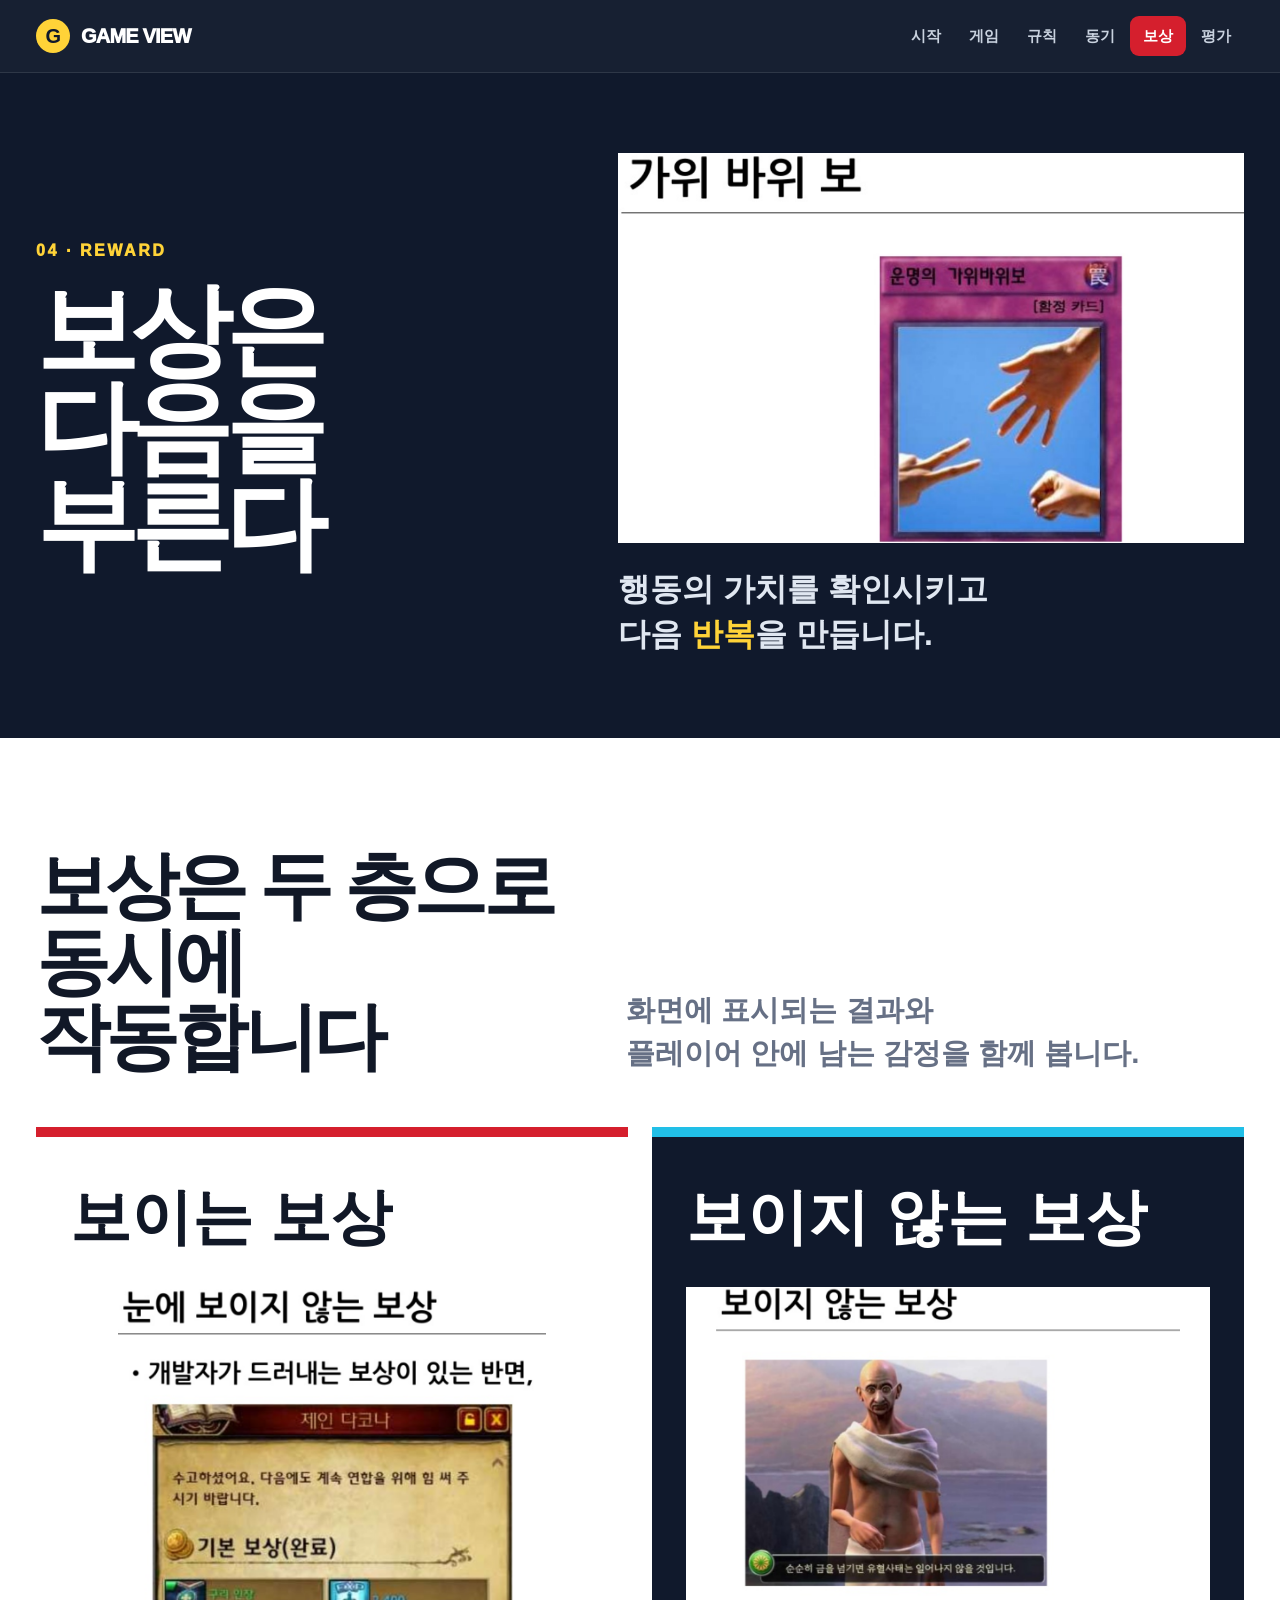
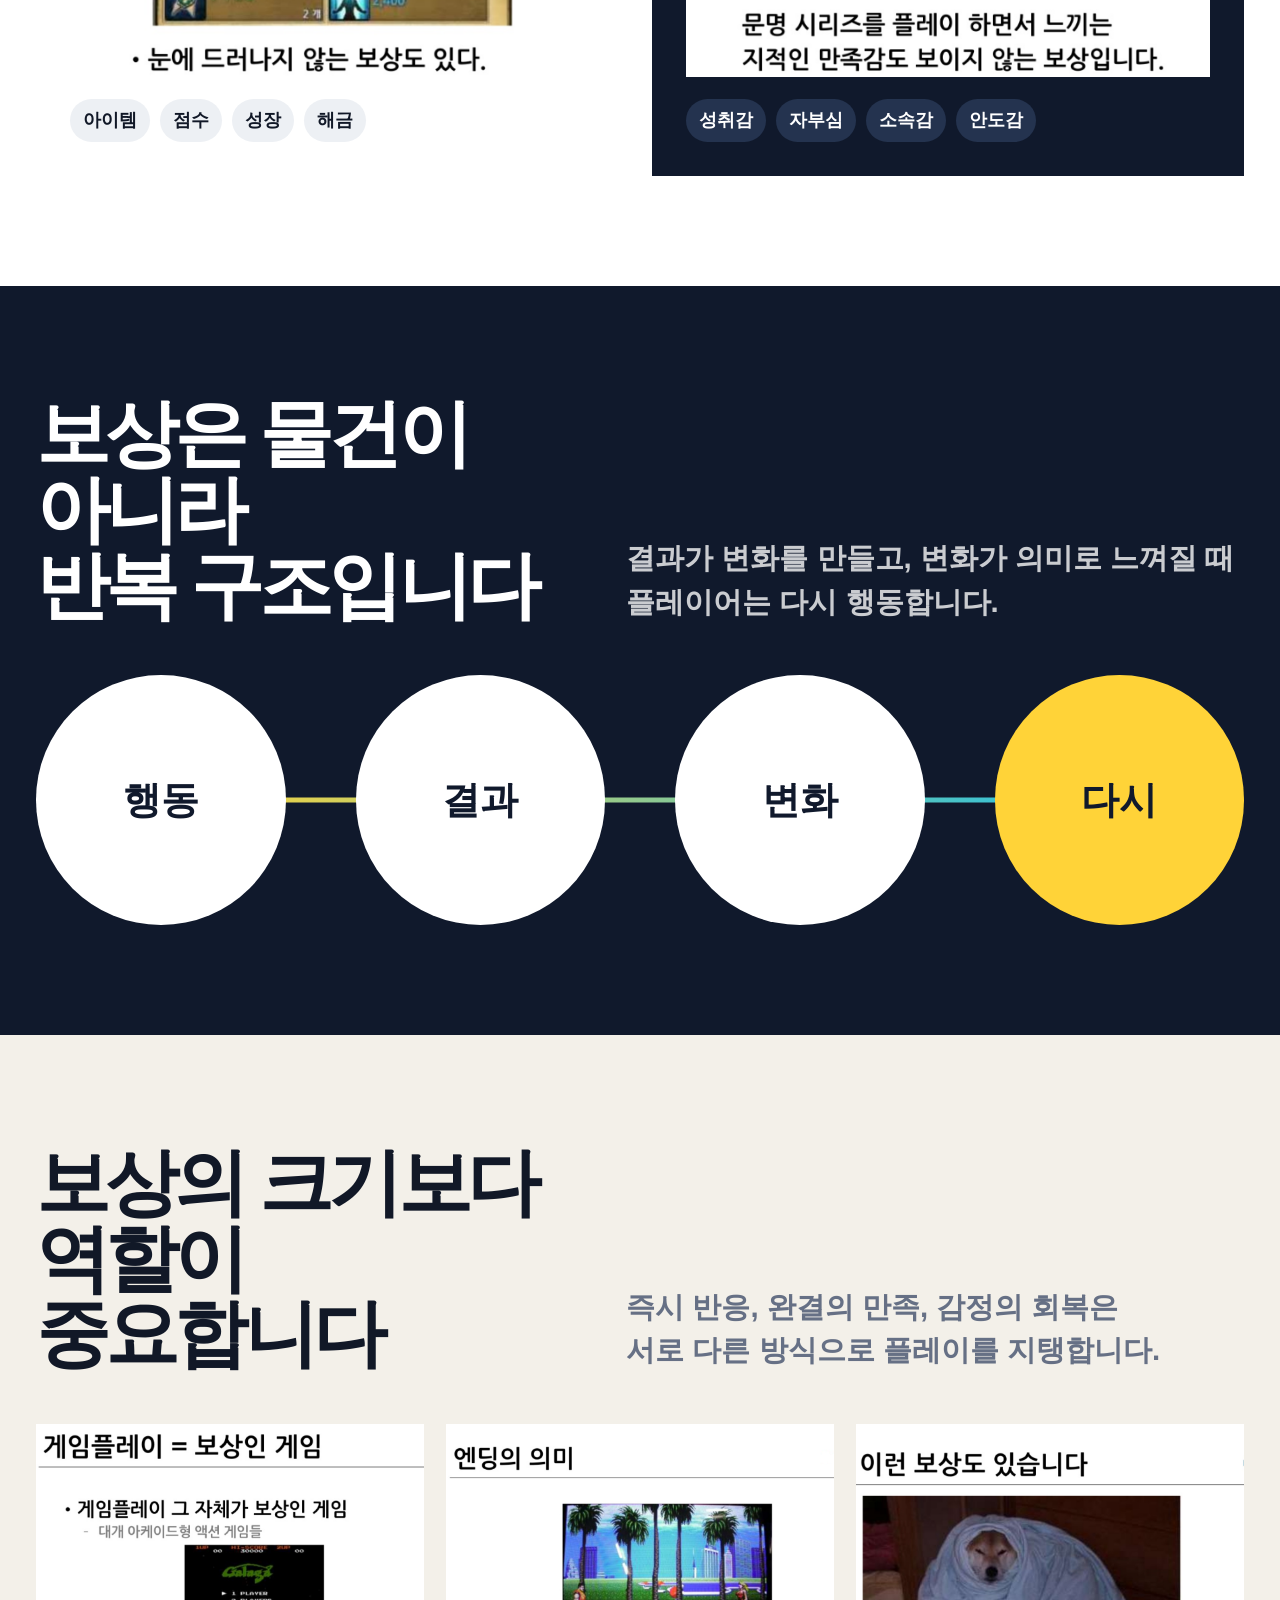
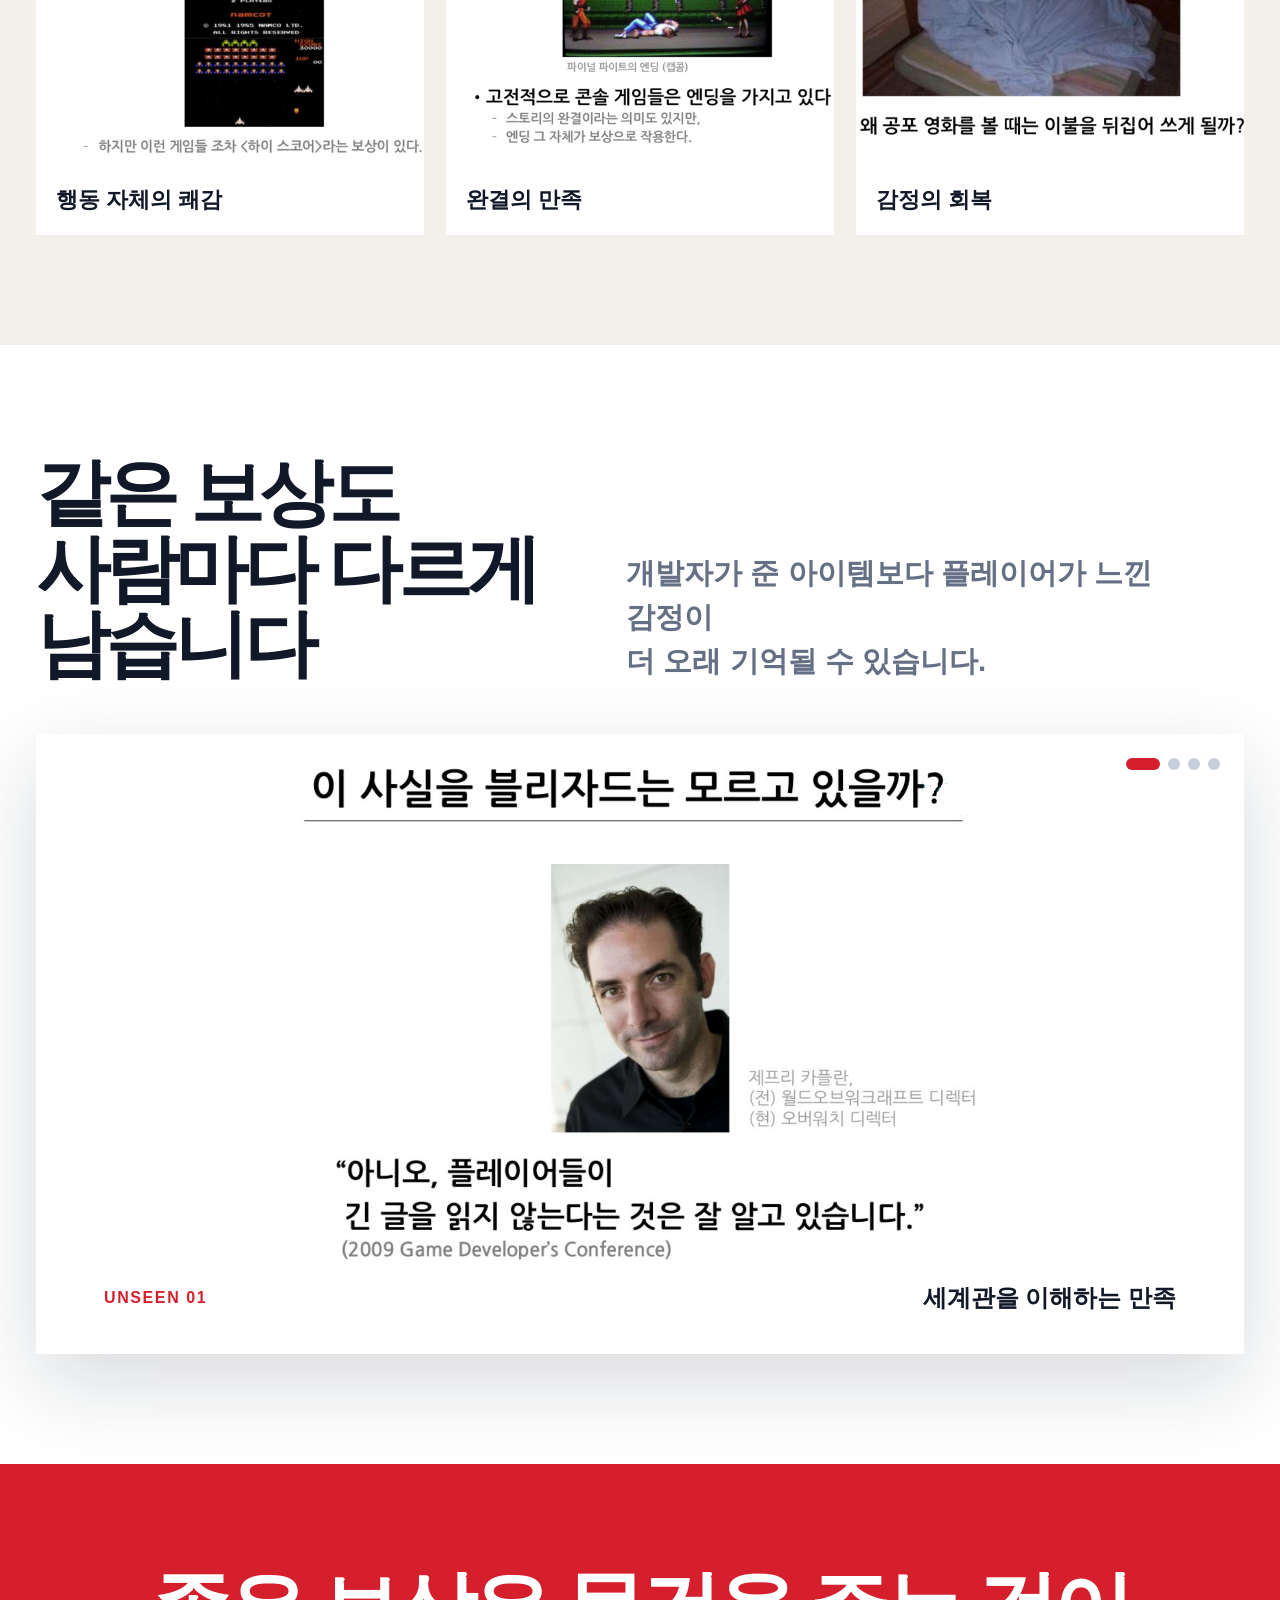
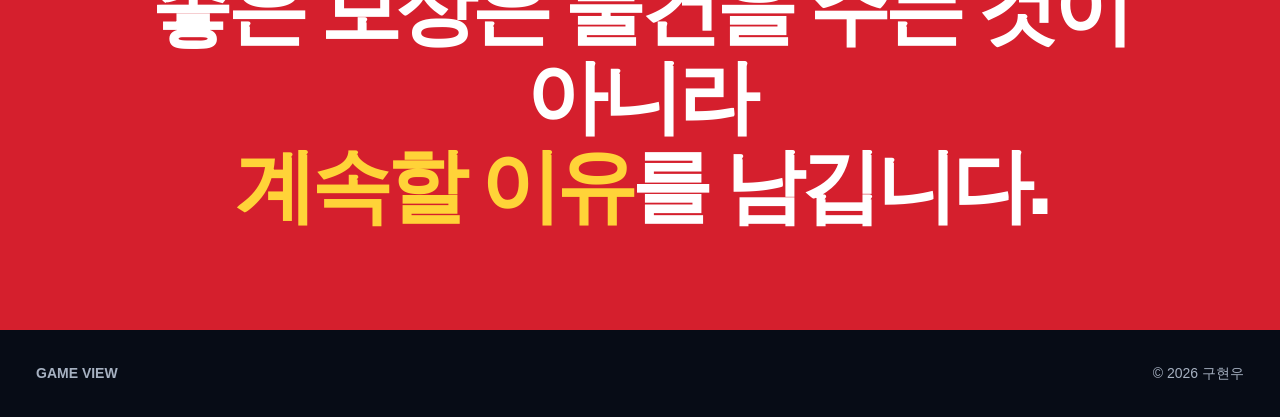
<file: reward.html>
<!doctype html>
<html lang="ko"><head><meta charset="utf-8"><meta name="viewport" content="width=device-width,initial-scale=1"><meta name="description" content="게임 보상을 이해하는 시각 강의"><title>보상 | GAME VIEW</title><link rel="icon" href="assets/favicon.svg" type="image/svg+xml"><link rel="stylesheet" href="styles.css"></head>
<body>
  <a class="skip" href="#main">본문 바로가기</a>
  <header class="topbar"><nav class="nav" aria-label="주요 메뉴"><a class="logo" href="index.html"><b>G</b><span>GAME VIEW</span></a><div class="menu"><a href="index.html">시작</a><a href="game.html">게임</a><a href="rule.html">규칙</a><a href="motivation.html">동기</a><a href="reward.html" aria-current="page">보상</a><a href="evaluation.html">평가</a></div></nav></header>
  <main id="main">
    <section class="chapter-hero"><div class="chapter-hero-inner"><div><p class="eyebrow">04 · REWARD</p><h1>보상은<br>다음을<br>부른다</h1></div><div><div class="chapter-hero-art"><img src="assets/lecture/image79.png" alt="가위바위보 게임 화면"></div><p class="hero-copy" style="margin-top:24px">행동의 가치를 확인시키고<br>다음 <strong>반복</strong>을 만듭니다.</p></div></div></section>

    <section class="scene white"><div class="inner"><div class="claim reveal"><h2>보상은 두 층으로<br>동시에 작동합니다</h2><p>화면에 표시되는 결과와<br>플레이어 안에 남는 감정을 함께 봅니다.</p></div><div class="reward-split reveal"><article class="reward-half"><h3>보이는 보상</h3><img src="assets/lecture/image86.png" alt="퀘스트 완료 후 표시되는 아이템 보상"><div class="reward-tags"><span>아이템</span><span>점수</span><span>성장</span><span>해금</span></div></article><article class="reward-half dark-half"><h3>보이지 않는 보상</h3><img src="assets/lecture/image94.png" alt="게임 플레이 후 느끼는 정서적 만족"><div class="reward-tags"><span>성취감</span><span>자부심</span><span>소속감</span><span>안도감</span></div></article></div></div></section>

    <section class="scene dark"><div class="inner"><div class="claim reveal"><h2>보상은 물건이 아니라<br>반복 구조입니다</h2><p>결과가 변화를 만들고, 변화가 의미로 느껴질 때<br>플레이어는 다시 행동합니다.</p></div><div class="reward-loop reveal" aria-label="행동, 결과, 변화, 반복으로 이어지는 보상 구조"><div class="reward-step">행동</div><div class="reward-step">결과</div><div class="reward-step">변화</div><div class="reward-step">다시</div></div></div></section>

    <section class="scene"><div class="inner"><div class="claim reveal"><h2>보상의 크기보다<br>역할이 중요합니다</h2><p>즉시 반응, 완결의 만족, 감정의 회복은<br>서로 다른 방식으로 플레이를 지탱합니다.</p></div><div class="example-ribbon reveal"><figure><img src="assets/lecture/image82.png" alt="갤러그 플레이 화면"><figcaption>행동 자체의 쾌감</figcaption></figure><figure><img src="assets/lecture/image83.png" alt="게임 엔딩 장면"><figcaption>완결의 만족</figcaption></figure><figure><img src="assets/lecture/image95.png" alt="이불을 덮은 강아지로 표현한 안도감"><figcaption>감정의 회복</figcaption></figure></div></div></section>

    <section class="scene white"><div class="inner"><div class="claim reveal"><h2>같은 보상도<br>사람마다 다르게 남습니다</h2><p>개발자가 준 아이템보다 플레이어가 느낀 감정이<br>더 오래 기억될 수 있습니다.</p></div><div class="sequence-player reveal" data-sequence data-delay="3300" aria-label="보이지 않는 보상의 사례"><div class="seq-dots"></div><figure class="seq-frame active"><img src="assets/lecture/image90.png" alt="세계관의 의미를 설명하는 개발자 사례"><figcaption class="seq-caption"><b>UNSEEN 01</b><span>세계관을 이해하는 만족</span></figcaption></figure><figure class="seq-frame"><img src="assets/lecture/image91.png" alt="퀘스트를 읽지 않아도 세계관을 만드는 설명"><figcaption class="seq-caption"><b>UNSEEN 02</b><span>스스로 발견하는 만족</span></figcaption></figure><figure class="seq-frame"><img src="assets/lecture/image93.png" alt="게임의 고양감과 자부심을 설명하는 장면"><figcaption class="seq-caption"><b>UNSEEN 03</b><span>내가 해냈다는 만족</span></figcaption></figure><figure class="seq-frame"><img src="assets/lecture/image96.png" alt="안도감을 주는 보상을 설명하는 장면"><figcaption class="seq-caption"><b>UNSEEN 04</b><span>긴장을 내려놓는 만족</span></figcaption></figure></div></div></section>
    <section class="big-close"><p>좋은 보상은 물건을 주는 것이 아니라<br><em>계속할 이유</em>를 남깁니다.</p></section>
  </main>
  <footer class="footer"><div class="footer-inner"><strong>GAME VIEW</strong><span>© <span data-year></span> 구현우</span></div></footer><script src="site.js"></script>
</body></html>
</file>
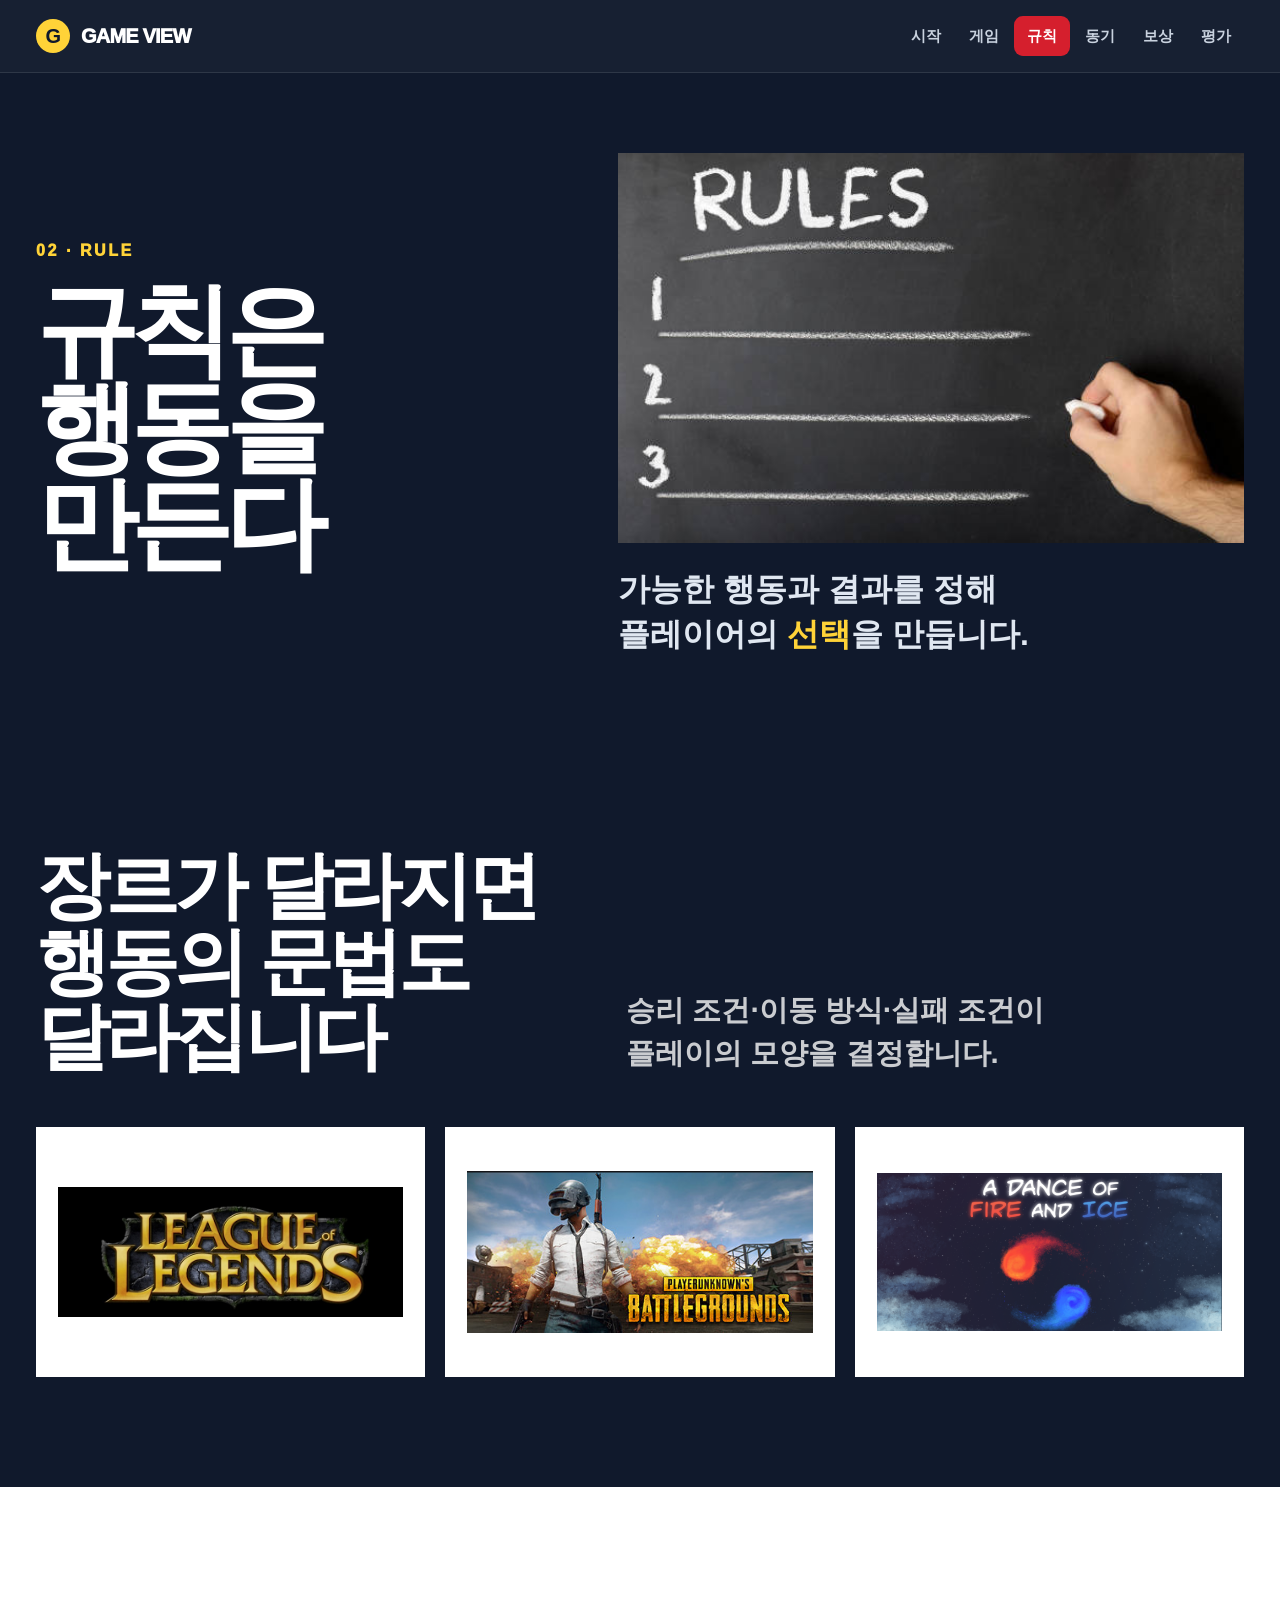
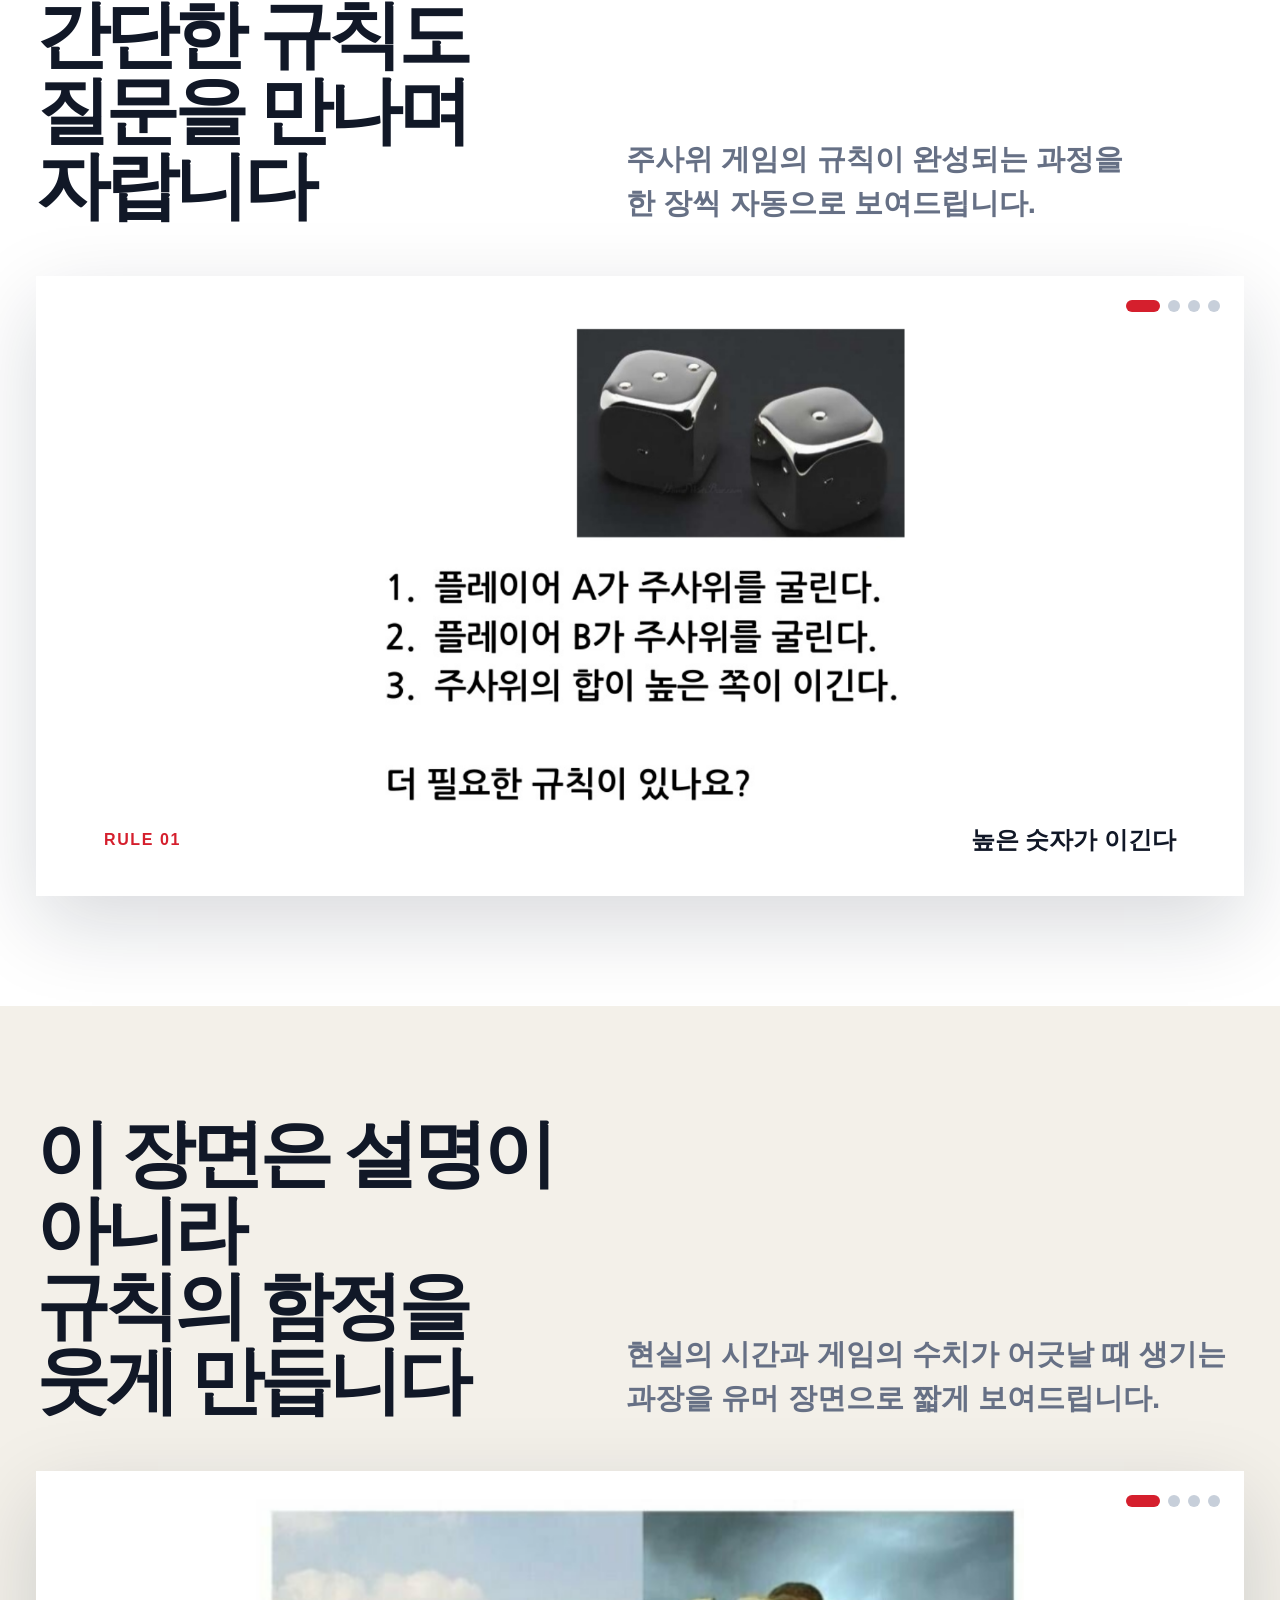
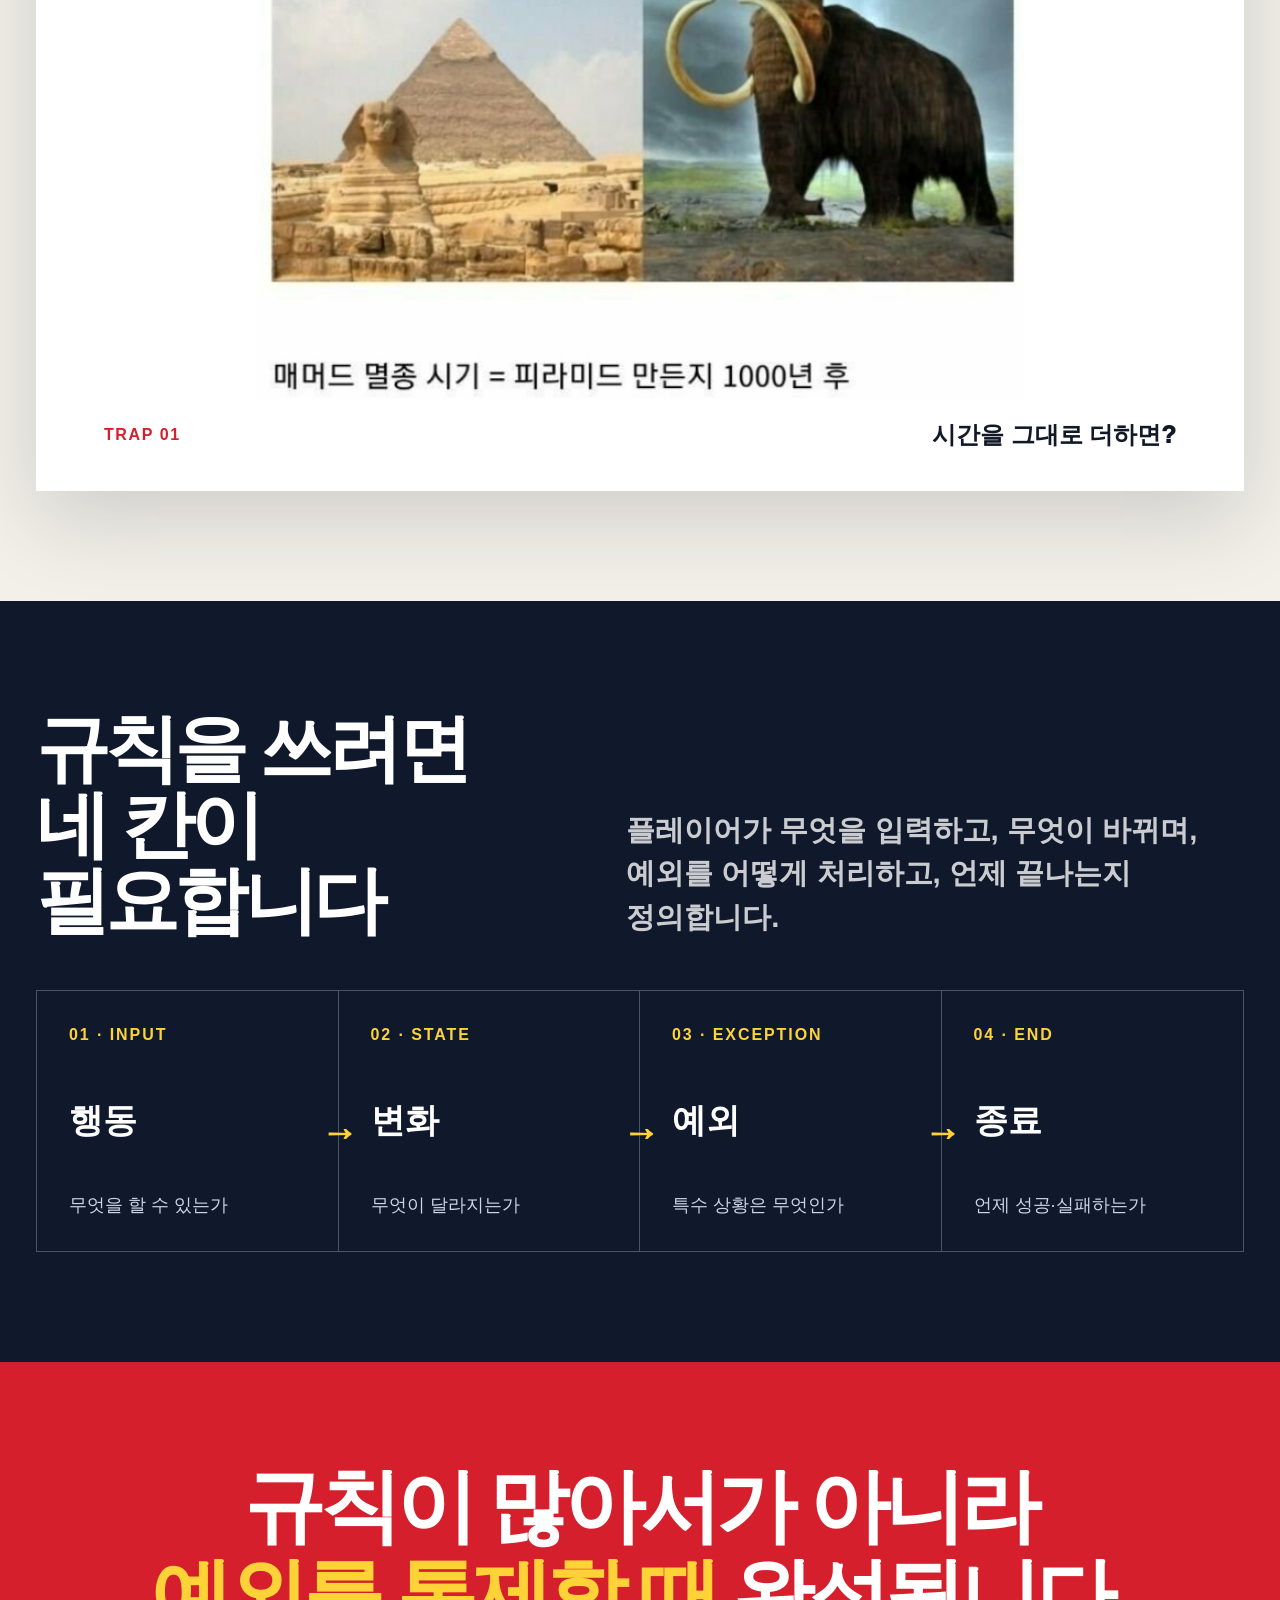
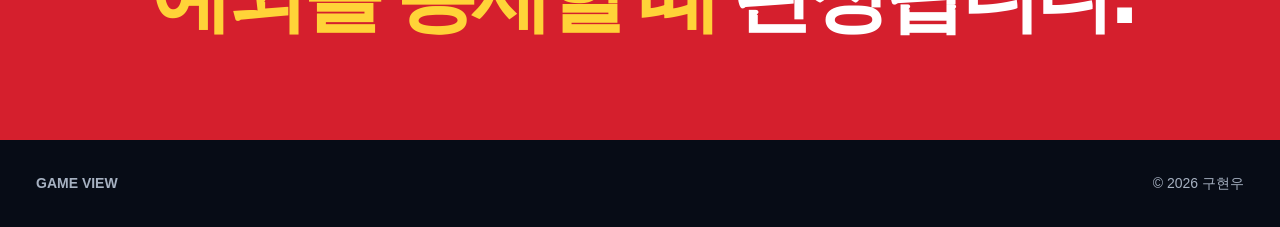
<file: rule.html>
<!doctype html>
<html lang="ko"><head><meta charset="utf-8"><meta name="viewport" content="width=device-width,initial-scale=1"><meta name="description" content="게임 규칙을 이해하는 시각 강의"><title>규칙 | GAME VIEW</title><link rel="icon" href="assets/favicon.svg" type="image/svg+xml"><link rel="stylesheet" href="styles.css"></head>
<body>
  <a class="skip" href="#main">본문 바로가기</a>
  <header class="topbar"><nav class="nav" aria-label="주요 메뉴"><a class="logo" href="index.html"><b>G</b><span>GAME VIEW</span></a><div class="menu"><a href="index.html">시작</a><a href="game.html">게임</a><a href="rule.html" aria-current="page">규칙</a><a href="motivation.html">동기</a><a href="reward.html">보상</a><a href="evaluation.html">평가</a></div></nav></header>
  <main id="main">
    <section class="chapter-hero rule-hero"><div class="chapter-hero-inner"><div><p class="eyebrow">02 · RULE</p><h1>규칙은<br>행동을<br>만든다</h1></div><div><div class="chapter-hero-art photo"><img src="assets/lecture/image46.jpeg" alt="RULES라고 적힌 칠판"></div><p class="hero-copy" style="margin-top:24px">가능한 행동과 결과를 정해<br>플레이어의 <strong>선택</strong>을 만듭니다.</p></div></div></section>

    <section class="scene dark"><div class="inner"><div class="claim reveal"><h2>장르가 달라지면<br>행동의 문법도 달라집니다</h2><p>승리 조건·이동 방식·실패 조건이<br>플레이의 모양을 결정합니다.</p></div><div class="logo-strip reveal"><figure><img src="assets/lecture/image47.png" alt="리그 오브 레전드"></figure><figure><img src="assets/lecture/image48.png" alt="배틀그라운드"></figure><figure><img src="assets/lecture/image49.png" alt="어 댄스 오브 파이어 앤 아이스"></figure></div></div></section>

    <section class="scene white"><div class="inner"><div class="claim reveal"><h2>간단한 규칙도<br>질문을 만나며 자랍니다</h2><p>주사위 게임의 규칙이 완성되는 과정을<br>한 장씩 자동으로 보여드립니다.</p></div><div class="sequence-player reveal" data-sequence data-delay="3500" aria-label="주사위 규칙이 추가되는 과정"><div class="seq-dots"></div><figure class="seq-frame active"><img src="assets/lecture/image51.png" alt="두 주사위 중 높은 숫자가 이기는 기본 규칙"><figcaption class="seq-caption"><b>RULE 01</b><span>높은 숫자가 이긴다</span></figcaption></figure><figure class="seq-frame"><img src="assets/lecture/image52.png" alt="동점이면 어떻게 하는지 묻는 규칙"><figcaption class="seq-caption"><b>RULE 02</b><span>그런데 동점이면?</span></figcaption></figure><figure class="seq-frame"><img src="assets/lecture/image53.png" alt="다시 동점일 때의 규칙"><figcaption class="seq-caption"><b>RULE 03</b><span>다시 동점이면?</span></figcaption></figure><figure class="seq-frame"><img src="assets/lecture/image56.png" alt="종료 조건까지 포함한 완성된 주사위 규칙"><figcaption class="seq-caption"><b>RULE 04</b><span>예외와 종료 조건까지 정의한다</span></figcaption></figure></div></div></section>

    <section class="scene"><div class="inner"><div class="claim reveal"><h2>이 장면은 설명이 아니라<br>규칙의 함정을 웃게 만듭니다</h2><p>현실의 시간과 게임의 수치가 어긋날 때 생기는<br>과장을 유머 장면으로 짧게 보여드립니다.</p></div><div class="sequence-player reveal" data-sequence data-delay="2800" aria-label="규칙의 함정을 설명하는 유머 장면"><div class="seq-dots"></div><figure class="seq-frame active"><img src="assets/lecture/image58.png" alt="맘모스와 피라미드의 시간 간격"><figcaption class="seq-caption"><b>TRAP 01</b><span>시간을 그대로 더하면?</span></figcaption></figure><figure class="seq-frame"><img src="assets/lecture/image59.png" alt="피라미드 건설 시간의 예외"><figcaption class="seq-caption"><b>TRAP 02</b><span>현실의 규모가 사라집니다</span></figcaption></figure><figure class="seq-frame"><img src="assets/lecture/image60.png" alt="4000년 수련을 가정한 인물"><figcaption class="seq-caption"><b>TRAP 03</b><span>숫자는 맞아도 상황은 틀릴 수 있습니다</span></figcaption></figure><figure class="seq-frame"><img src="assets/lecture/image61.png" alt="규칙의 예외를 비교하는 장면"><figcaption class="seq-caption"><b>TRAP 04</b><span>그래서 맥락이 규칙에 포함되어야 합니다</span></figcaption></figure></div></div></section>

    <section class="scene dark"><div class="inner"><div class="claim reveal"><h2>규칙을 쓰려면<br>네 칸이 필요합니다</h2><p>플레이어가 무엇을 입력하고, 무엇이 바뀌며,<br>예외를 어떻게 처리하고, 언제 끝나는지 정의합니다.</p></div><div class="rule-blueprint reveal"><div class="rule-part"><b>01 · INPUT</b><strong>행동</strong><small>무엇을 할 수 있는가</small></div><div class="rule-part"><b>02 · STATE</b><strong>변화</strong><small>무엇이 달라지는가</small></div><div class="rule-part"><b>03 · EXCEPTION</b><strong>예외</strong><small>특수 상황은 무엇인가</small></div><div class="rule-part"><b>04 · END</b><strong>종료</strong><small>언제 성공·실패하는가</small></div></div></div></section>
    <section class="big-close"><p>규칙이 많아서가 아니라<br><em>예외를 통제할 때</em> 완성됩니다.</p></section>
  </main>
  <footer class="footer"><div class="footer-inner"><strong>GAME VIEW</strong><span>© <span data-year></span> 구현우</span></div></footer><script src="site.js"></script>
</body></html>
</file>
<file: styles.css>
:root{
  --ink:#111827;--navy:#10192c;--navy2:#18253e;--red:#d51f2d;--yellow:#ffd338;
  --cyan:#21bfe7;--cream:#f3f0e9;--white:#fff;--muted:#667085;--line:#d8dee7;
  --content:min(1220px,calc(100vw - 72px));--shadow:0 28px 80px rgba(13,24,42,.16)
}
*{box-sizing:border-box}html{scroll-behavior:smooth;overflow-x:hidden}
body{margin:0;overflow-x:hidden;color:var(--ink);background:var(--cream);font-family:"Pretendard","Noto Sans KR","Malgun Gothic",sans-serif;font-size:20px;line-height:1.5;word-break:keep-all}
img{display:block;max-width:100%}a{color:inherit;text-decoration:none}button{font:inherit}h1,h2,h3,p,figure{margin-top:0}.skip{position:absolute;left:-9999px}.skip:focus{left:16px;top:16px;z-index:999;padding:12px 16px;background:#fff}

.topbar{position:sticky;top:0;z-index:90;background:rgba(16,25,44,.97);border-bottom:1px solid rgba(255,255,255,.1);backdrop-filter:blur(14px)}
.nav{width:var(--content);height:72px;margin:auto;display:flex;align-items:center;justify-content:space-between;gap:22px;color:#fff}.logo{display:flex;align-items:center;gap:11px;font-weight:950;letter-spacing:-.04em}.logo b{width:34px;height:34px;display:grid;place-items:center;color:var(--navy);background:var(--yellow);border-radius:50%}.menu{display:flex;gap:2px;overflow:auto;white-space:nowrap;scrollbar-width:none}.menu a{padding:9px 13px;color:#c9d2df;font-size:15px;font-weight:850;border-radius:9px}.menu a[aria-current="page"]{color:#fff;background:var(--red)}

.cover{min-height:calc(100vh - 72px);position:relative;isolation:isolate;display:grid;place-items:center;color:#fff;background:var(--navy)}.cover::before{content:"";position:absolute;inset:0;z-index:-2;background:url("assets/lecture/image19.png") center/cover no-repeat;opacity:.28}.cover::after{content:"";position:absolute;inset:0;z-index:-1;background:linear-gradient(90deg,var(--navy) 0 43%,rgba(16,25,44,.72) 75%,rgba(16,25,44,.88))}.cover-inner{width:var(--content);padding:78px 0;display:grid;grid-template-columns:1fr .78fr;gap:70px;align-items:center}.eyebrow{margin:0 0 18px;color:var(--yellow);font-size:16px;font-weight:950;letter-spacing:.16em}.cover h1{margin:0 0 28px;font-size:clamp(64px,8vw,116px);line-height:.92;letter-spacing:-.08em}.cover-lede{margin:0;color:#e4ebf4;font-size:clamp(25px,2.5vw,36px);font-weight:760;line-height:1.36;letter-spacing:-.04em}
.core-orbit{width:min(475px,39vw);aspect-ratio:1;position:relative;display:grid;place-items:center;margin:auto;border:2px solid rgba(255,255,255,.25);border-radius:50%;animation:orbitPulse 5s ease-in-out infinite}.core-orbit::before,.core-orbit::after{content:"";position:absolute;border:1px solid rgba(255,255,255,.18);border-radius:50%}.core-orbit::before{inset:14%}.core-orbit::after{inset:28%}.core-center{z-index:2;width:37%;aspect-ratio:1;display:grid;place-items:center;text-align:center;color:var(--navy);background:var(--yellow);border-radius:50%;font-size:clamp(24px,3vw,43px);font-weight:950;line-height:1.05}.core-tag{position:absolute;z-index:3;padding:9px 18px;border-radius:999px;font-size:clamp(19px,2vw,27px);font-weight:950}.core-tag.rule{top:5%;left:33%;background:var(--red)}.core-tag.motive{right:-2%;bottom:21%;background:var(--cyan)}.core-tag.reward{left:-1%;bottom:20%;color:var(--ink);background:#fff}@keyframes orbitPulse{50%{transform:scale(1.025)}}

.profile{background:#fff}.profile-inner{width:var(--content);min-height:620px;margin:auto;padding:92px 0;display:grid;grid-template-columns:340px 1fr;gap:82px;align-items:center}.profile-photo{width:330px;aspect-ratio:1;object-fit:cover;border-radius:50%;background:#f3e1bf;box-shadow:var(--shadow)}.kicker{margin:0 0 12px;color:var(--red);font-size:15px;font-weight:950;letter-spacing:.15em}.profile h2{margin:0 0 12px;font-size:clamp(58px,7vw,92px);line-height:1;letter-spacing:-.07em}.profile-role{margin:0 0 34px;color:var(--red);font-size:27px;font-weight:900}.profile-track{position:relative;display:grid;grid-template-columns:repeat(3,1fr);gap:26px}.profile-track::before{content:"";position:absolute;left:10%;right:10%;top:16px;height:3px;background:var(--line)}.profile-track div{position:relative;padding-top:42px}.profile-track div::before{content:"";position:absolute;top:7px;left:0;width:20px;height:20px;background:var(--red);border:6px solid #fff;border-radius:50%;box-shadow:0 0 0 2px var(--red)}.profile-track strong{display:block;font-size:30px}.profile-track span{display:block;margin-top:6px;color:var(--muted);font-size:17px;font-weight:750}
.lecture-path{padding:54px 0;color:#fff;background:var(--red)}.lecture-path-inner{width:var(--content);margin:auto;display:grid;grid-template-columns:1fr 70px 1fr 70px 1fr;align-items:center}.lecture-path strong{text-align:center;font-size:clamp(25px,3vw,40px)}.lecture-path span{text-align:center;color:var(--yellow);font-size:38px;font-weight:950}

.chapter-hero{min-height:580px;display:grid;place-items:center;color:#fff;background:var(--navy)}.chapter-hero-inner{width:var(--content);padding:80px 0;display:grid;grid-template-columns:.9fr 1.1fr;gap:70px;align-items:center}.chapter-hero h1{margin:0;font-size:clamp(66px,8vw,110px);line-height:.95;letter-spacing:-.075em}.chapter-hero .hero-copy{margin:0;color:#e0e7f1;font-size:clamp(25px,2.5vw,35px);font-weight:760;line-height:1.42}.chapter-hero .hero-copy strong{color:var(--yellow)}.chapter-hero-art{height:390px;display:grid;place-items:center;overflow:hidden;background:#fff}.chapter-hero-art img{width:100%;height:100%;object-fit:contain}.chapter-hero-art.photo img{object-fit:cover}.chapter-hero.rule-hero .chapter-hero-art{background:#1c1c1c}

.scene{padding:110px 0;background:var(--cream)}.scene.white{background:#fff}.scene.dark{color:#fff;background:var(--navy)}.scene.red{color:#fff;background:var(--red)}.inner{width:var(--content);margin:auto}.claim{display:grid;grid-template-columns:.92fr 1.08fr;gap:64px;align-items:end;margin-bottom:52px}.claim h2{margin:0;font-size:clamp(46px,5.8vw,78px);line-height:1.02;letter-spacing:-.065em}.claim p{margin:0;color:var(--muted);font-size:clamp(22px,2.3vw,30px);font-weight:720;line-height:1.48}.dark .claim p,.red .claim p{color:rgba(255,255,255,.78)}

.desire-loop{position:relative;max-width:1050px;margin:15px auto 0;display:grid;grid-template-columns:repeat(3,1fr);gap:120px;align-items:center}.desire-loop::before{content:"";position:absolute;left:13%;right:13%;top:50%;height:5px;background:linear-gradient(90deg,var(--red),var(--yellow),var(--cyan));transform:translateY(-50%)}.desire-node{position:relative;z-index:2;aspect-ratio:1;display:grid;place-items:center;text-align:center;background:#fff;border:7px solid var(--navy);border-radius:50%;box-shadow:var(--shadow)}.desire-node:nth-child(2){color:var(--navy);background:var(--yellow);animation:nodePulse 2.8s ease-in-out infinite}.desire-node strong{font-size:clamp(29px,3vw,44px);line-height:1.05}.desire-node small{display:block;margin-top:8px;color:var(--muted);font-size:19px;font-weight:800}@keyframes nodePulse{50%{transform:scale(1.055)}}

.full-visual{margin:0;padding:22px;background:#fff;box-shadow:var(--shadow)}.full-visual img{width:100%;max-height:720px;object-fit:contain}.full-visual figcaption{padding:18px 4px 2px;font-size:23px;font-weight:900}.dark .full-visual{color:var(--ink)}
.focus-frame{position:relative;margin:0;background:#fff;box-shadow:var(--shadow)}.focus-frame img{width:100%;max-height:760px;object-fit:contain}.focus-label{position:absolute;left:26px;bottom:24px;padding:12px 18px;color:#fff;background:rgba(16,25,44,.9);font-size:20px;font-weight:900}

.sequence-player{position:relative;min-height:620px;overflow:hidden;background:#fff;box-shadow:var(--shadow)}.seq-frame{position:absolute;inset:0;padding:28px;display:grid;grid-template-rows:1fr auto;opacity:0;transform:translateX(36px);transition:opacity .65s ease,transform .65s ease;pointer-events:none}.seq-frame.active{opacity:1;transform:none}.seq-frame img{width:100%;height:500px;object-fit:contain}.seq-caption{padding-top:18px;display:flex;align-items:center;justify-content:space-between;gap:20px;color:var(--ink);font-size:24px;font-weight:920}.seq-caption b{color:var(--red);font-size:16px;letter-spacing:.1em}.seq-dots{position:absolute;right:24px;top:24px;z-index:5;display:flex;gap:8px}.seq-dots button{width:12px;height:12px;padding:0;border:0;border-radius:50%;background:#c7cfda;cursor:pointer}.seq-dots button.active{width:34px;border-radius:99px;background:var(--red)}.dark .sequence-player{color:var(--ink)}

.logo-strip{display:grid;grid-template-columns:repeat(3,1fr);gap:20px}.logo-strip figure{margin:0;height:250px;padding:22px;display:grid;place-items:center;background:#fff}.logo-strip img{width:100%;height:100%;object-fit:contain}
.rule-blueprint{display:grid;grid-template-columns:repeat(4,1fr);border:1px solid rgba(255,255,255,.25)}.rule-part{position:relative;min-height:260px;padding:32px;display:flex;flex-direction:column;justify-content:space-between;border-right:1px solid rgba(255,255,255,.25)}.rule-part:last-child{border:0}.rule-part b{color:var(--yellow);font-size:16px;letter-spacing:.12em}.rule-part strong{font-size:34px;line-height:1.12}.rule-part small{color:#cdd6e4;font-size:18px}.rule-part:not(:last-child)::after{content:"→";position:absolute;right:-20px;top:44%;z-index:2;color:var(--yellow);font-size:36px;font-weight:950}

.number-stage{min-height:560px;padding:46px;display:grid;grid-template-columns:1fr .9fr;gap:50px;align-items:center;color:#fff;background:var(--navy);box-shadow:var(--shadow)}.number-screen{text-align:center}.number-value{display:block;font-size:clamp(130px,18vw,260px);font-weight:950;line-height:.85;letter-spacing:-.08em}.number-operation{margin-top:28px;color:var(--yellow);font-size:31px;font-weight:900}.number-history{display:flex;justify-content:center;gap:11px;margin-top:28px}.number-history span{width:54px;height:54px;display:grid;place-items:center;background:#263650;border-radius:50%;font-size:19px;font-weight:900}.number-message{padding:34px;border-left:1px solid rgba(255,255,255,.25)}.number-message b{display:block;color:var(--cyan);font-size:17px;letter-spacing:.12em}.number-message strong{display:block;margin-top:30px;font-size:clamp(34px,4vw,56px);line-height:1.13}.number-message p{margin:20px 0 0;color:#cdd6e4;font-size:21px}

.motive-orbit{position:relative;max-width:840px;aspect-ratio:1;margin:auto;border:2px solid var(--line);border-radius:50%}.motive-orbit::before,.motive-orbit::after{content:"";position:absolute;inset:16%;border:2px solid var(--line);border-radius:50%}.motive-orbit::after{inset:33%}.motive-center{position:absolute;inset:35%;z-index:2;display:grid;place-items:center;text-align:center;color:#fff;background:var(--red);border-radius:50%;font-size:29px;font-weight:950}.motive-node{position:absolute;z-index:3;width:210px;min-height:110px;padding:20px;display:grid;place-items:center;text-align:center;color:#fff;background:var(--navy);border-radius:999px;font-size:25px;font-weight:950}.motive-node small{display:block;color:#cbd5e1;font-size:16px}.motive-node.competence{left:calc(50% - 105px);top:3%}.motive-node.autonomy{right:2%;bottom:18%;background:var(--cyan)}.motive-node.relatedness{left:2%;bottom:18%;background:#6f48c9}

.reward-split{display:grid;grid-template-columns:1fr 1fr;gap:24px}.reward-half{min-height:610px;padding:34px;background:#fff;border-top:10px solid var(--red)}.reward-half.dark-half{color:#fff;background:var(--navy);border-color:var(--cyan)}.reward-half h3{margin:0 0 24px;font-size:clamp(39px,4.8vw,62px)}.reward-half img{width:100%;height:390px;object-fit:contain;background:#fff}.reward-tags{display:flex;flex-wrap:wrap;gap:10px;margin-top:22px}.reward-tags span{padding:8px 13px;background:#edf0f4;border-radius:999px;font-size:18px;font-weight:850}.dark-half .reward-tags span{background:#24334f}
.reward-loop{position:relative;display:grid;grid-template-columns:repeat(4,1fr);gap:70px;align-items:center}.reward-loop::before{content:"";position:absolute;left:10%;right:10%;top:50%;height:5px;background:linear-gradient(90deg,var(--yellow),var(--cyan));transform:translateY(-50%)}.reward-step{position:relative;z-index:2;aspect-ratio:1;display:grid;place-items:center;text-align:center;color:var(--navy);background:#fff;border-radius:50%;font-size:clamp(25px,3vw,38px);font-weight:950}.reward-step:last-child{color:var(--navy);background:var(--yellow);animation:nodePulse 2.8s ease-in-out infinite}
.example-ribbon{display:grid;grid-template-columns:1fr 1fr 1fr;gap:22px}.example-ribbon figure{margin:0;background:#fff;overflow:hidden}.example-ribbon img{width:100%;height:340px;object-fit:contain}.example-ribbon figcaption{padding:19px 20px;font-size:22px;font-weight:900}

.review-flow{display:grid;grid-template-columns:1fr 90px 1fr 90px 1fr;align-items:center}.review-stage{min-height:370px;padding:36px;display:flex;flex-direction:column;justify-content:space-between;color:#fff;background:var(--navy)}.review-stage:nth-of-type(2){background:var(--red)}.review-stage:nth-of-type(3){color:var(--navy);background:var(--yellow)}.review-stage b{font-size:16px;letter-spacing:.14em}.review-stage strong{font-size:clamp(35px,4vw,54px);line-height:1.05}.review-stage small{font-size:19px;opacity:.8}.review-arrow{text-align:center;color:var(--red);font-size:58px;font-weight:950}
.criteria-map{max-width:1000px;margin:auto}.criteria-map svg{width:100%;height:auto}.criteria-map .link{stroke:#b7c0cd;stroke-width:4}.criteria-map .hub{fill:var(--red)}.criteria-map .node{fill:#fff;stroke:var(--navy);stroke-width:4}.criteria-map text{font-family:inherit;font-weight:900;fill:var(--ink);font-size:22px}.criteria-map .hub-text{fill:#fff;font-size:26px}.criteria-map .sub{fill:var(--muted);font-size:17px;font-weight:700}.criteria-mobile{display:none}
.business-gates{display:grid;grid-template-columns:repeat(4,1fr);border:1px solid rgba(255,255,255,.25)}.business-gate{min-height:300px;padding:34px;display:flex;flex-direction:column;justify-content:space-between;border-right:1px solid rgba(255,255,255,.25)}.business-gate:last-child{border:0}.business-gate b{color:var(--yellow);font-size:54px;line-height:1}.business-gate strong{font-size:31px}.business-gate small{color:#cbd5e1;font-size:17px}
.evidence-cases{display:grid;gap:18px}.evidence-case{display:grid;grid-template-columns:.8fr 70px 1fr 70px 1fr;align-items:center;min-height:150px;padding:24px 28px;background:#fff;border-left:10px solid var(--red);box-shadow:0 12px 40px rgba(16,25,44,.07)}.evidence-case strong{font-size:24px}.evidence-case span{color:var(--red);text-align:center;font-size:34px;font-weight:950}.evidence-case p{margin:0;color:var(--muted);font-size:20px;font-weight:760}
.pitch-pack{display:grid;grid-template-columns:repeat(6,1fr);gap:12px}.pitch-item{min-height:190px;padding:24px 18px;display:flex;flex-direction:column;justify-content:space-between;background:#fff;border-top:7px solid var(--red)}.pitch-item b{color:var(--red);font-size:14px;letter-spacing:.1em}.pitch-item strong{font-size:27px}.pitch-item small{color:var(--muted);font-size:15px}

.big-close{padding:100px 0;text-align:center;color:#fff;background:var(--red)}.big-close p{width:var(--content);margin:0 auto;font-size:clamp(45px,6.3vw,86px);font-weight:950;line-height:1.1;letter-spacing:-.065em}.big-close em{color:var(--yellow);font-style:normal}.footer{padding:33px 0;color:#a6b1c1;background:#070c16}.footer-inner{width:var(--content);margin:auto;display:flex;justify-content:space-between;gap:20px;font-size:14px}
.reveal{opacity:0;transform:translateY(28px);transition:opacity .7s ease,transform .7s ease}.reveal.visible{opacity:1;transform:none}

@media(max-width:980px){
  :root{--content:min(100% - 36px,820px)}.cover-inner,.chapter-hero-inner,.profile-inner,.claim{grid-template-columns:1fr}.cover-visual{display:none}.profile-inner{gap:38px}.profile-photo{width:260px}.desire-loop{gap:40px}.sequence-player{min-height:560px}.seq-frame img{height:440px}.number-stage{grid-template-columns:1fr}.number-message{border-left:0;border-top:1px solid rgba(255,255,255,.25)}.review-flow{grid-template-columns:1fr}.review-arrow{transform:rotate(90deg)}.criteria-map svg{min-width:760px}.criteria-map{overflow-x:auto}.pitch-pack{grid-template-columns:repeat(3,1fr)}.evidence-case{grid-template-columns:1fr 50px 1fr 50px 1fr}.lecture-path-inner{grid-template-columns:1fr 50px 1fr 50px 1fr}.rule-blueprint,.business-gates{grid-template-columns:repeat(2,1fr)}.rule-part:nth-child(2),.business-gate:nth-child(2){border-right:0}.rule-part:not(:last-child)::after{display:none}.example-ribbon{grid-template-columns:1fr 1fr}.example-ribbon figure:last-child{grid-column:1/-1}
}
@media(max-width:680px){
  :root{--content:calc(100vw - 28px)}body{font-size:18px}.nav{height:66px}.logo span{display:none}.menu{margin-right:-8px}.menu a{padding:8px 9px;font-size:13px}.cover{min-height:calc(100vh - 66px)}.cover-inner{padding:58px 0}.cover h1{font-size:60px}.cover-lede{font-size:22px}.profile-inner{padding:72px 0}.profile-photo{width:220px}.profile-track{grid-template-columns:1fr;gap:12px}.profile-track::before{left:9px;right:auto;top:8%;bottom:8%;width:3px;height:auto}.profile-track div{padding:12px 0 12px 48px}.profile-track div::before{top:19px}.lecture-path-inner{grid-template-columns:1fr}.lecture-path-inner span{transform:rotate(90deg)}.chapter-hero{min-height:auto}.chapter-hero-inner{padding:58px 0}.chapter-hero h1{font-size:58px}.chapter-hero .hero-copy{font-size:22px}.chapter-hero-art{height:260px}.scene{padding:74px 0}.claim{gap:20px;margin-bottom:36px}.claim h2{font-size:44px}.claim p{font-size:21px}.desire-loop{grid-template-columns:1fr;gap:28px;max-width:260px}.desire-loop::before{left:50%;right:auto;top:12%;bottom:12%;width:5px;height:auto;transform:translateX(-50%)}.desire-node{width:230px}.full-visual{padding:12px}.full-visual figcaption{font-size:19px}.focus-label{position:static;display:block}.logo-strip{grid-template-columns:1fr}.logo-strip figure{height:190px}.sequence-player{min-height:470px}.seq-frame{padding:16px}.seq-frame img{height:370px}.seq-caption{font-size:20px}.seq-caption b{font-size:13px}.rule-blueprint,.business-gates,.reward-split,.example-ribbon,.pitch-pack{grid-template-columns:1fr}.rule-part,.business-gate{min-height:220px;border-right:0;border-bottom:1px solid rgba(255,255,255,.25)}.number-stage{padding:30px 18px;gap:28px}.number-value{font-size:150px}.number-operation{font-size:25px}.number-message{padding:28px 8px}.motive-orbit{border:0;aspect-ratio:auto;display:grid;gap:12px}.motive-orbit::before,.motive-orbit::after{display:none}.motive-center,.motive-node{position:static;width:auto;min-height:100px;border-radius:18px}.reward-half{min-height:auto;padding:24px}.reward-half img{height:auto}.reward-loop{grid-template-columns:1fr;gap:22px;max-width:240px;margin:auto}.reward-loop::before{left:50%;right:auto;top:10%;bottom:10%;width:5px;height:auto}.reward-step{width:220px}.example-ribbon figure:last-child{grid-column:auto}.example-ribbon img{height:auto}.review-stage{min-height:280px}.criteria-map svg{min-width:700px}.evidence-case{grid-template-columns:1fr;gap:12px}.evidence-case span{transform:rotate(90deg)}.pitch-pack{grid-template-columns:1fr 1fr}.footer-inner{flex-direction:column}.reveal{opacity:1;transform:none}
}
@media(max-width:680px){
  .criteria-map{overflow:visible}
  .criteria-map svg{display:none}
  .criteria-mobile{display:grid;border-top:3px solid var(--navy)}
  .criteria-mobile div{position:relative;padding:22px 14px 22px 66px;border-bottom:1px solid var(--line)}
  .criteria-mobile div::before{content:attr(data-no);position:absolute;left:10px;top:22px;width:38px;height:38px;display:grid;place-items:center;color:#fff;background:var(--red);border-radius:50%;font-size:16px;font-weight:950}
  .criteria-mobile strong{display:block;font-size:27px}
  .criteria-mobile span{display:block;color:var(--muted);font-size:18px;font-weight:750}
  .pitch-item small{font-size:17px}
}
@media(prefers-reduced-motion:reduce){html{scroll-behavior:auto}.core-orbit,.desire-node:nth-child(2),.reward-step:last-child{animation:none}.reveal{opacity:1;transform:none;transition:none}.seq-frame{transition:none}}
</file>
